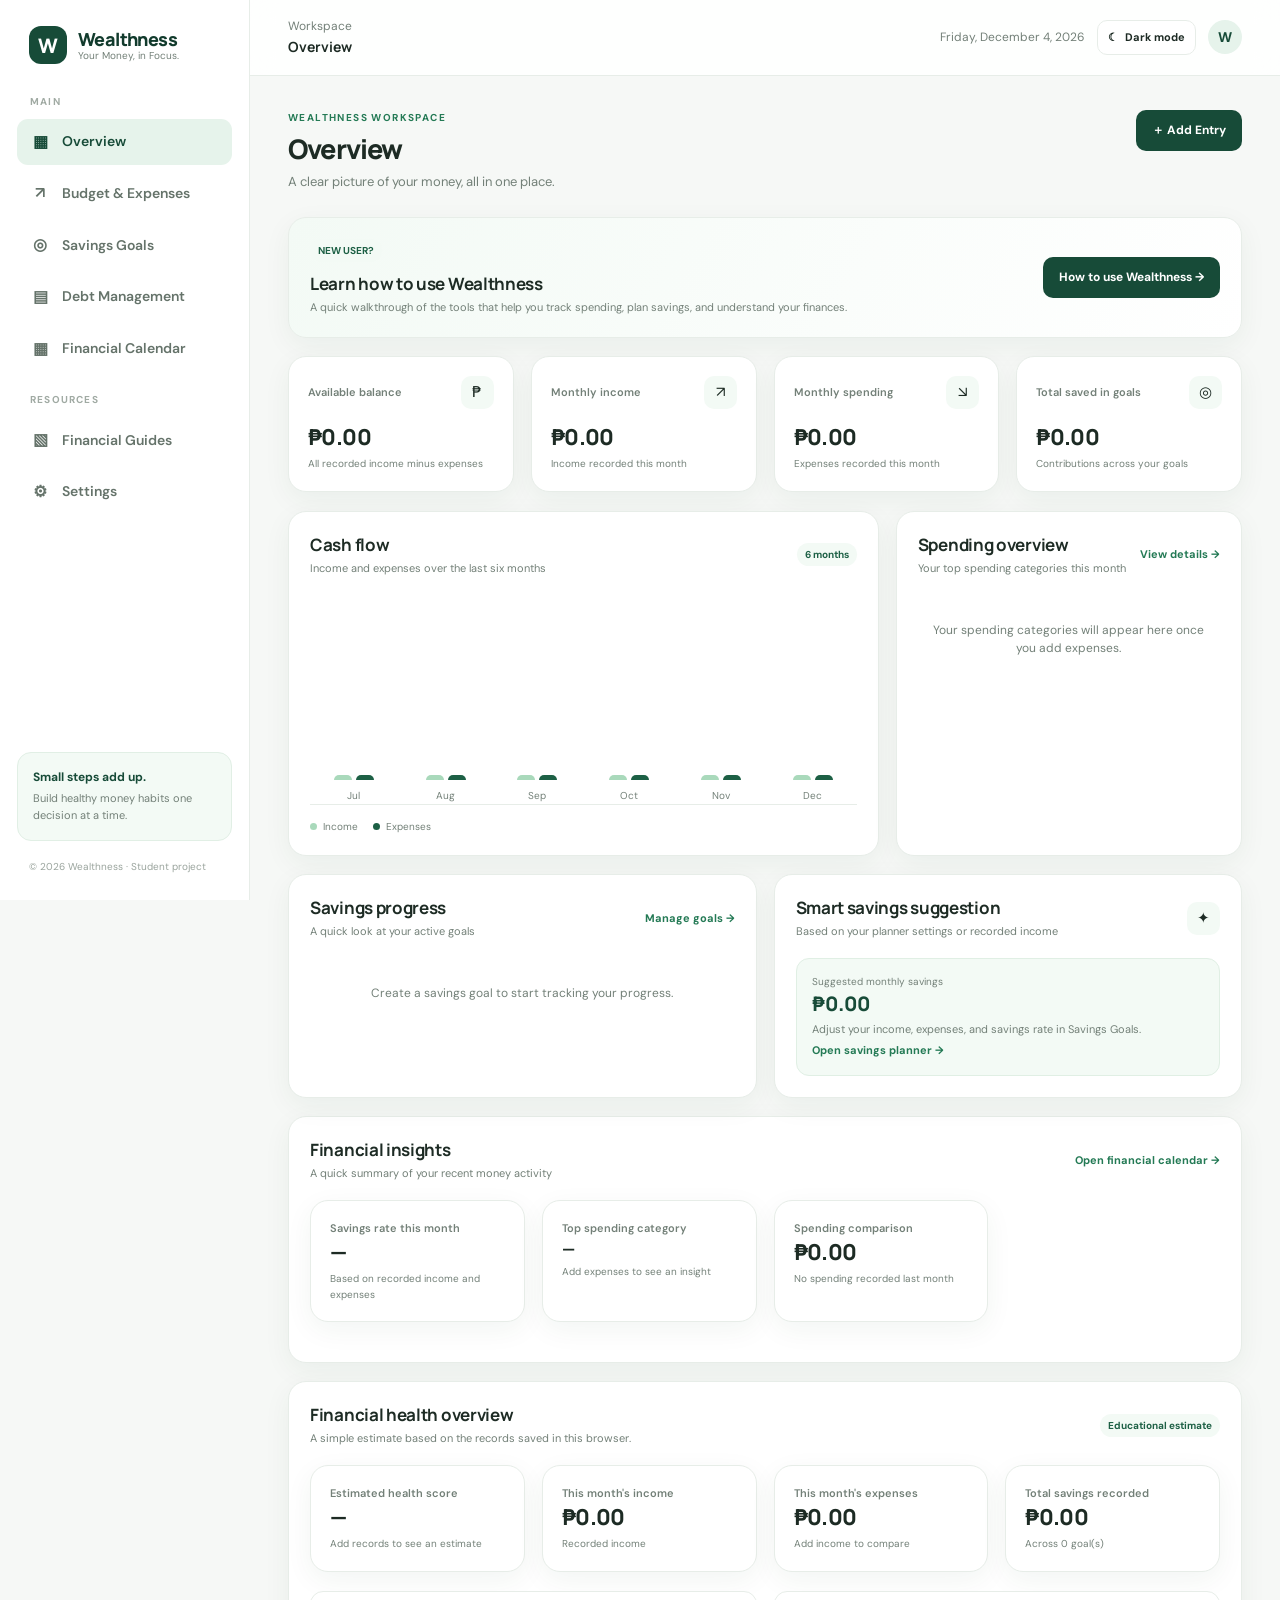
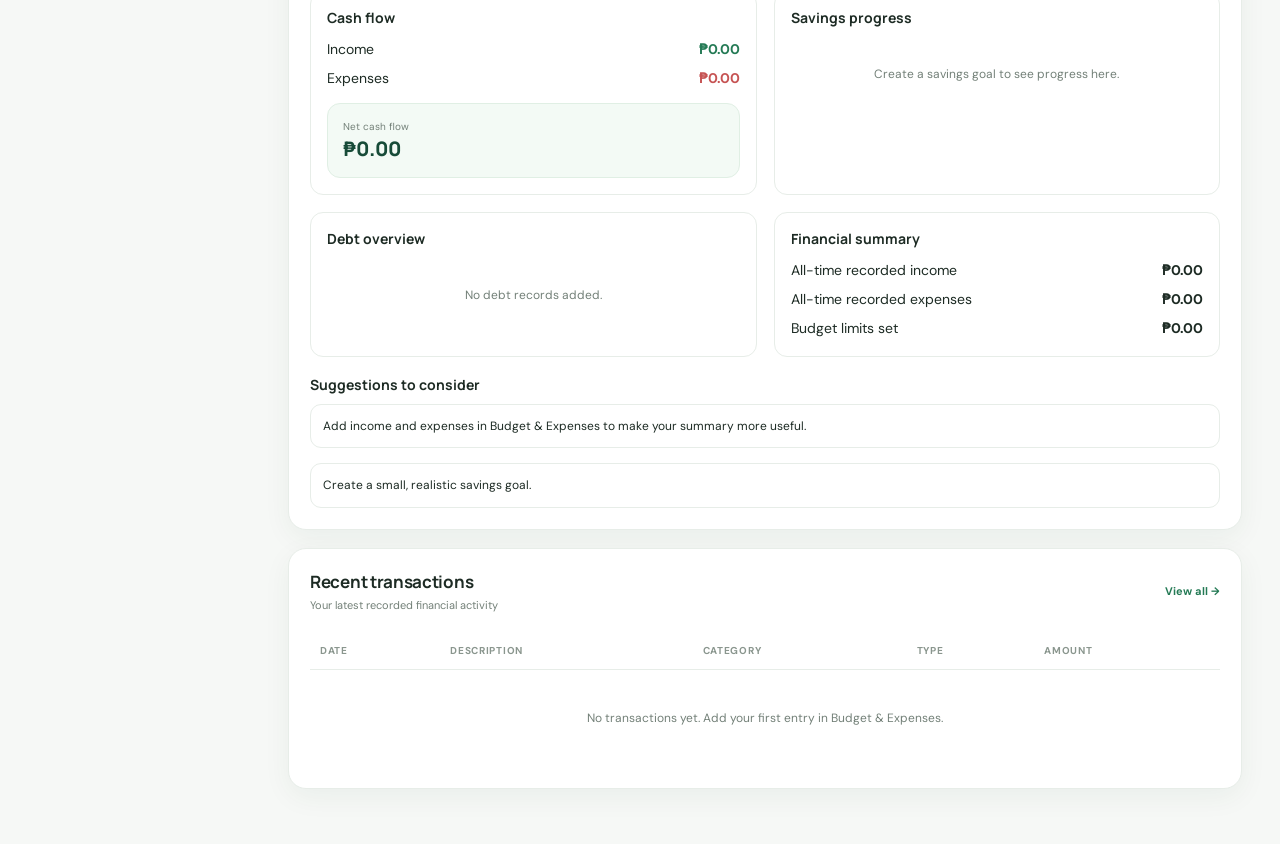
<file: index.html>
<!DOCTYPE html>
<html lang="en">
<head>
    <meta charset="UTF-8">
    <meta name="viewport" content="width=device-width, initial-scale=1.0">
    <meta name="description" content="Wealthness personal finance and financial literacy dashboard">
    <title>Overview | Wealthness</title>
    <link rel="stylesheet" href="style.css">
    <script src="script.js" defer></script>
</head>

<body data-page="overview">
    <div class="app-shell">

        <!-- This sidebar lets users move between the Wealthness pages. -->
<aside class="sidebar" id="sidebar">
            <a class="brand" href="index.html">
                <div class="brand-mark">W</div>
                <div>
                    <div class="brand-name">Wealthness</div>
                    <div class="brand-tag">Your Money, in Focus.</div>
                </div>
            </a>

            <div class="nav-label">Main</div>
            <!-- These links open the different pages of the website. -->
<nav class="nav-list">
                <a class="nav-link active" href="index.html"><span class="nav-icon">▦</span>Overview</a>
                <a class="nav-link" href="budget.html"><span class="nav-icon">↗</span>Budget &amp; Expenses</a>
                <a class="nav-link" href="savings.html"><span class="nav-icon">◎</span>Savings Goals</a>
                <a class="nav-link" href="debt.html"><span class="nav-icon">▤</span>Debt Management</a>
                <a class="nav-link" href="calendar.html"><span class="nav-icon">▦</span>Financial Calendar</a>
            </nav>
            <div class="nav-label nav-label-spaced">Resources</div>
            <nav class="nav-list">
                <a class="nav-link" href="guides.html"><span class="nav-icon">▧</span>Financial Guides</a>
                <a class="nav-link" href="settings.html"><span class="nav-icon">⚙</span>Settings</a>
            </nav>

            <div class="sidebar-bottom">
                <div class="sidebar-tip">
                    <strong>Small steps add up.</strong>
                    <p>Build healthy money habits one decision at a time.</p>
                </div>
                <div class="sidebar-footer">
                    © 2026 Wealthness · Student project
                </div>
            </div>
        </aside>

        <div class="mobile-overlay" id="mobile-overlay"></div>

        <div class="main">
            <!-- This top bar shows the page title, date, and quick controls. -->
<header class="topbar">
                <div class="topbar-left">
                    <button class="menu-toggle" id="menu-toggle" aria-label="Open navigation">☰</button>
                    <div class="breadcrumb">
                        Workspace <strong>Overview</strong>
                    </div>
                </div>

                <div class="topbar-right">
                    <span class="today" id="current-date"></span>
                    <button class="theme-toggle" id="theme-toggle" type="button" aria-label="Switch to dark mode" title="Toggle dark mode">☾ <span>Dark mode</span></button><div class="avatar">W</div>
                </div>
            </header>

            <!-- This area contains the main information and tools for this page. -->
<main class="content">
                <div class="page-heading">
                    <div>
                        <div class="eyebrow">WEALTHNESS WORKSPACE</div>
                        <h1>Overview</h1>
                        <p class="page-subtitle">A clear picture of your money, all in one place.</p>
                    </div>
                    <button class="btn btn-primary" id="open-add-entry">＋ Add Entry</button>
                </div>

                <div class="modal-backdrop hidden" id="quick-entry-modal" role="dialog" aria-modal="true" aria-labelledby="quick-entry-title">
                    <!-- This section groups related Dashboard information and controls. -->
                    <section class="modal-card">
                        <div class="panel-heading">
                            <div>
                                <h2 id="quick-entry-title">Add a transaction</h2>
                                <p class="panel-subtitle">Quickly record income or an expense.</p>
                            </div>
                            <button type="button" class="modal-close" id="close-add-entry" aria-label="Close">×</button>
                        </div>

                        <!-- This form collects information that JavaScript uses when the user submits it. -->
                        <form id="transaction-form">
                            <input type="hidden" id="transaction-id">

                            <div class="form-grid">
                                <div class="form-field">
                                    <label for="transaction-type">Transaction type</label>
                                    <select id="transaction-type">
                                        <option value="expense">Expense</option>
                                        <option value="income">Income</option>
                                    </select>
                                </div>

                                <div class="form-field">
                                    <label for="transaction-date">Date</label>
                                    <input type="date" id="transaction-date" required>
                                </div>

                                <div class="form-field">
                                    <label for="transaction-description">Description</label>
                                    <input id="transaction-description" placeholder="e.g. Monthly allowance" required>
                                </div>

                                <div class="form-field">
                                    <label for="transaction-category">Category</label>
                                    <select id="transaction-category">
                                        <option>Food</option>
                                        <option>Housing</option>
                                        <option>Transportation</option>
                                        <option>Education</option>
                                        <option>Bills</option>
                                        <option>Personal</option>
                                        <option>Salary</option>
                                        <option>Allowance</option>
                                        <option>Others</option>
                                    </select>
                                </div>

                                <div class="form-field full">
                                    <label for="transaction-amount">Amount (₱)</label>
                                    <input type="number" id="transaction-amount" min="0.01" step="0.01" placeholder="0.00" required>
                                </div>
                            </div>

                            <div class="form-actions">
                                <button type="button" class="btn btn-secondary" id="cancel-quick-entry">Cancel</button>
                                <button class="btn btn-primary" id="save-entry-button" type="submit">Save transaction</button>
                            </div>
                        </form>
                    </section>
                </div>

                <!-- This section groups related Dashboard information and controls. -->
                <section class="panel welcome-guide" style="margin-bottom:18px">
                    <div class="welcome-guide-copy"><span class="pill">NEW USER?</span><h2 style="margin-top:10px">Learn how to use Wealthness</h2><p class="panel-subtitle">A quick walkthrough of the tools that help you track spending, plan savings, and understand your finances.</p></div>
                    <button class="btn btn-primary" type="button" id="open-user-guide">How to use Wealthness →</button>
                </section>
                <!-- This section groups related Dashboard information and controls. -->
                <section class="grid stats-grid">
                    <article class="stat-card">
                        <div class="stat-top">
                            <span class="stat-label">Available balance</span>
                            <span class="stat-icon">₱</span>
                        </div>
                        <div class="stat-value" id="available-balance">₱0.00</div>
                        <div class="stat-note">All recorded income minus expenses</div>
                    </article>

                    <article class="stat-card">
                        <div class="stat-top">
                            <span class="stat-label">Monthly income</span>
                            <span class="stat-icon">↗</span>
                        </div>
                        <div class="stat-value" id="monthly-income">₱0.00</div>
                        <div class="stat-note">Income recorded this month</div>
                    </article>

                    <article class="stat-card">
                        <div class="stat-top">
                            <span class="stat-label">Monthly spending</span>
                            <span class="stat-icon">↘</span>
                        </div>
                        <div class="stat-value" id="monthly-spending">₱0.00</div>
                        <div class="stat-note">Expenses recorded this month</div>
                    </article>

                    <article class="stat-card">
                        <div class="stat-top">
                            <span class="stat-label">Total saved in goals</span>
                            <span class="stat-icon">◎</span>
                        </div>
                        <div class="stat-value" id="total-saved">₱0.00</div>
                        <div class="stat-note">Contributions across your goals</div>
                    </article>
                </section>

                <!-- This section groups related Dashboard information and controls. -->
                <section class="grid two-col">
                    <article class="panel">
                        <div class="panel-heading">
                            <div>
                                <h2>Cash flow</h2>
                                <p class="panel-subtitle">Income and expenses over the last six months</p>
                            </div>
                            <span class="pill">6 months</span>
                        </div>
                        <div class="chart" id="cashflow-chart" aria-label="Six month cash flow chart"></div>
                        <div class="legend">
                            <span><i class="dot"></i>Income</span>
                            <span><i class="dot dark"></i>Expenses</span>
                        </div>
                    </article>

                    <article class="panel">
                        <div class="panel-heading">
                            <div>
                                <h2>Spending overview</h2>
                                <p class="panel-subtitle">Your top spending categories this month</p>
                            </div>
                            <a class="text-link" href="budget.html">View details →</a>
                        </div>
                        <div class="category-list" id="spending-overview"></div>
                    </article>
                </section>

                <!-- This section groups related Dashboard information and controls. -->
                <section class="grid equal-col">
                    <article class="panel">
                        <div class="panel-heading">
                            <div>
                                <h2>Savings progress</h2>
                                <p class="panel-subtitle">A quick look at your active goals</p>
                            </div>
                            <a class="text-link" href="savings.html">Manage goals →</a>
                        </div>
                        <div class="category-list" id="savings-overview"></div>
                    </article>

                    <article class="panel">
                        <div class="panel-heading">
                            <div>
                                <h2>Smart savings suggestion</h2>
                                <p class="panel-subtitle">Based on your planner settings or recorded income</p>
                            </div>
                            <span class="stat-icon">✦</span>
                        </div>

                        <div class="result-box">
                            <small>Suggested monthly savings</small>
                            <strong id="overview-saving-suggestion">₱0.00</strong>
                            <p class="panel-subtitle">Adjust your income, expenses, and savings rate in Savings Goals.</p>
                            <a class="text-link" href="savings.html">Open savings planner →</a>
                        </div>
                    </article>
                </section>

                <!-- This section groups related Dashboard information and controls. -->
                <section class="panel" style="margin-bottom:18px">
                    <div class="panel-heading">
                        <div>
                            <h2>Financial insights</h2>
                            <p class="panel-subtitle">A quick summary of your recent money activity</p>
                        </div>
                        <a class="text-link" href="calendar.html">Open financial calendar →</a>
                    </div>
                    <div class="grid stats-grid" id="spending-insights"></div>
                </section>
                <!-- This section groups related Dashboard information and controls. -->
                <section class="panel" style="margin-bottom:18px">
                    <div class="panel-heading"><div><h2>Financial health overview</h2><p class="panel-subtitle">A simple estimate based on the records saved in this browser.</p></div><span class="pill">Educational estimate</span></div>
                    <div class="grid stats-grid" id="health-stats"></div>
                    <div class="grid equal-col">
                        <article class="health-tip-panel"><h3>Cash flow</h3><div id="health-cashflow" style="margin-top:12px"></div></article>
                        <article class="health-tip-panel"><h3>Savings progress</h3><div id="health-savings" class="category-list" style="margin-top:12px"></div></article>
                        <article class="health-tip-panel"><h3>Debt overview</h3><div id="health-debt" style="margin-top:12px"></div></article>
                        <article class="health-tip-panel"><h3>Financial summary</h3><div id="health-summary" class="category-list" style="margin-top:12px"></div></article>
                    </div>
                    <div style="margin-top:16px"><h3>Suggestions to consider</h3><div id="health-tips" class="category-list" style="margin-top:10px"></div></div>
                </section>
                <!-- This section groups related Dashboard information and controls. -->
                <section class="panel">
                    <div class="panel-heading">
                        <div>
                            <h2>Recent transactions</h2>
                            <p class="panel-subtitle">Your latest recorded financial activity</p>
                        </div>
                        <a class="text-link" href="budget.html">View all →</a>
                    </div>

                    <div class="table-wrap">
                        <!-- This table displays related information in rows and columns. -->
                        <table>
                            <thead>
                                <tr>
                                    <th>Date</th>
                                    <th>Description</th>
                                    <th>Category</th>
                                    <th>Type</th>
                                    <th>Amount</th>
                                </tr>
                            </thead>
                            <tbody id="recent-transactions"></tbody>
                        </table>
                    </div>
                </section>
            </main>
        </div>
    </div>

    <div class="modal-backdrop hidden" id="user-guide-modal" role="dialog" aria-modal="true" aria-labelledby="user-guide-title">
        <!-- This section groups related Dashboard information and controls. -->
        <section class="modal-card guide-modal">
            <div class="panel-heading"><div><div class="eyebrow">QUICK START</div><h2 id="user-guide-title">How to use Wealthness</h2><p class="panel-subtitle">Follow these simple steps to get started.</p></div><button type="button" class="modal-close" id="close-user-guide" aria-label="Close guide">×</button></div>
            <ol class="guide-steps">
                <li><strong>Start at the Dashboard</strong><span>Check your available balance, monthly income, spending, cash flow, and financial health overview.</span></li>
                <li><strong>Record your money activity</strong><span>Open Budget &amp; Expenses to add income and expenses. Use categories and monthly limits to organize spending.</span></li>
                <li><strong>Plan your savings</strong><span>In Savings Goals, create a target, use the calculators, and track your progress. You can also try a savings challenge.</span></li>
                <li><strong>Track what you owe</strong><span>Use Debt Management to record balances and payments, then check due dates in the Financial Calendar.</span></li>
                <li><strong>Learn and personalize</strong><span>Read Financial Guides for basic money tips. Open Settings to change the theme or back up your records.</span></li>
            </ol>
            <div class="notice">Your records are saved in this browser. This student project does not connect to real bank or e-wallet accounts. Export a backup regularly, especially before clearing browser data.</div>
            <div class="form-actions"><button type="button" class="btn btn-primary" id="finish-user-guide">Got it, let's start</button></div>
        </section>
    </div>
    <div id="toast" class="success-message hidden" role="status" aria-live="polite" style="position:fixed;right:20px;bottom:20px;z-index:50;box-shadow:var(--shadow)"></div>
</body>
</html>
</file>
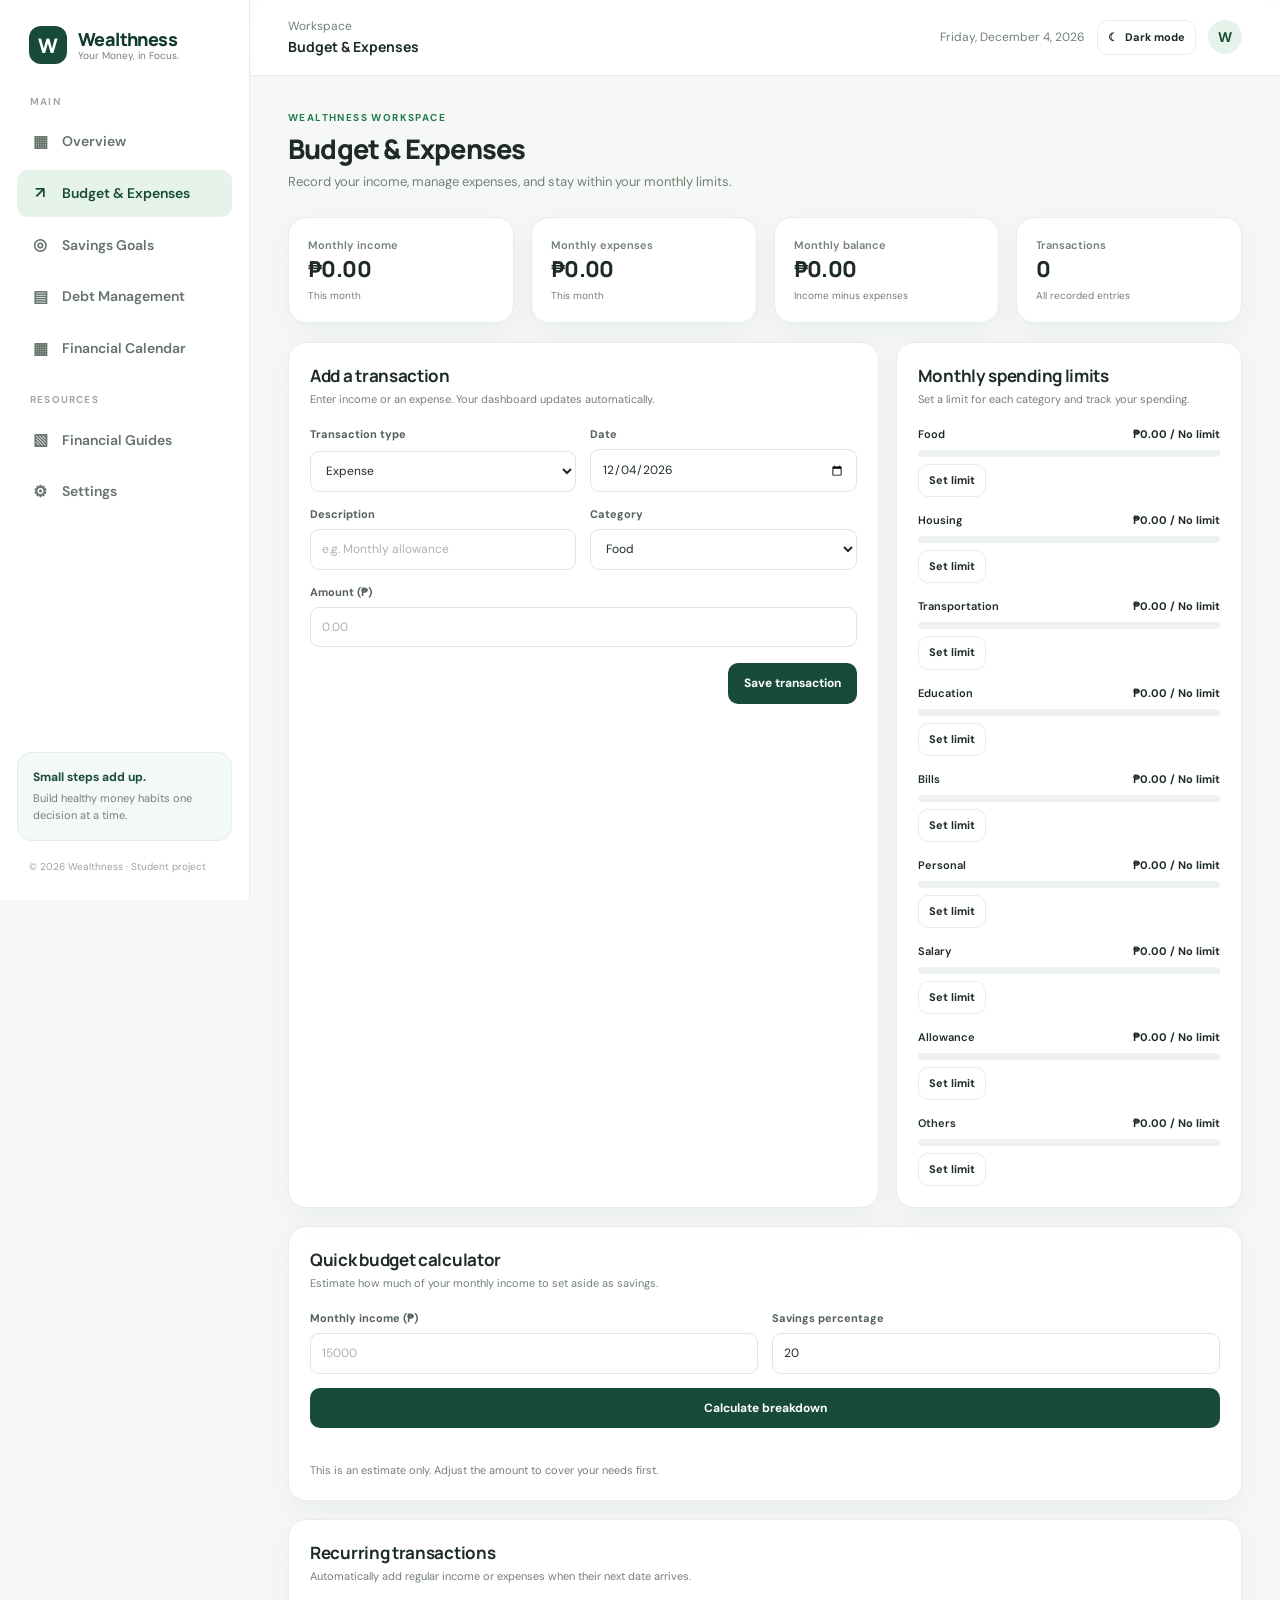
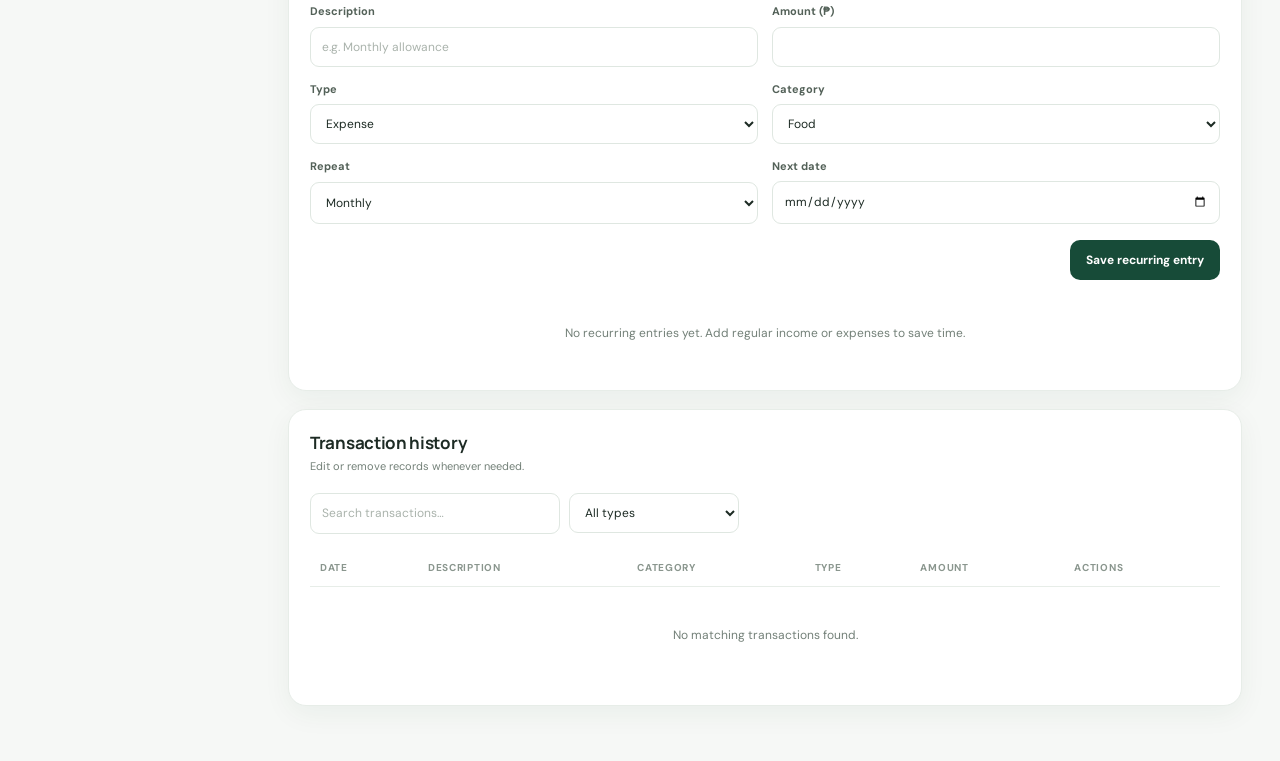
<file: budget.html>
<!DOCTYPE html>
<html lang="en">
<head>
    <meta charset="UTF-8">
    <meta name="viewport" content="width=device-width, initial-scale=1.0">
    <meta name="description" content="Wealthness personal finance and financial literacy dashboard">
    <title>Budget & Expenses | Wealthness</title>
    <link rel="stylesheet" href="style.css">
    <script src="script.js" defer></script>
</head>

<body data-page="budget">
    <div class="app-shell">

        <!-- This sidebar lets users move between the Wealthness pages. -->
<aside class="sidebar" id="sidebar">
            <a class="brand" href="index.html">
                <div class="brand-mark">W</div>
                <div>
                    <div class="brand-name">Wealthness</div>
                    <div class="brand-tag">Your Money, in Focus.</div>
                </div>
            </a>

            <div class="nav-label">Main</div>
            <!-- These links open the different pages of the website. -->
<nav class="nav-list">
                <a class="nav-link" href="index.html"><span class="nav-icon">▦</span>Overview</a>
                <a class="nav-link active" href="budget.html"><span class="nav-icon">↗</span>Budget &amp; Expenses</a>
                <a class="nav-link" href="savings.html"><span class="nav-icon">◎</span>Savings Goals</a>
                <a class="nav-link" href="debt.html"><span class="nav-icon">▤</span>Debt Management</a>
                <a class="nav-link" href="calendar.html"><span class="nav-icon">▦</span>Financial Calendar</a>
            </nav>
            <div class="nav-label nav-label-spaced">Resources</div>
            <nav class="nav-list">
                <a class="nav-link" href="guides.html"><span class="nav-icon">▧</span>Financial Guides</a>
                <a class="nav-link" href="settings.html"><span class="nav-icon">⚙</span>Settings</a>
            </nav>

            <div class="sidebar-bottom">
                <div class="sidebar-tip">
                    <strong>Small steps add up.</strong>
                    <p>Build healthy money habits one decision at a time.</p>
                </div>
                <div class="sidebar-footer">
                    © 2026 Wealthness · Student project
                </div>
            </div>
        </aside>

        <div class="mobile-overlay" id="mobile-overlay"></div>

        <div class="main">
            <!-- This top bar shows the page title, date, and quick controls. -->
<header class="topbar">
                <div class="topbar-left">
                    <button class="menu-toggle" id="menu-toggle" aria-label="Open navigation">☰</button>
                    <div class="breadcrumb">
                        Workspace <strong>Budget & Expenses</strong>
                    </div>
                </div>

                <div class="topbar-right">
                    <span class="today" id="current-date"></span>
                    <button class="theme-toggle" id="theme-toggle" type="button" aria-label="Switch to dark mode" title="Toggle dark mode">☾ <span>Dark mode</span></button><div class="avatar">W</div>
                </div>
            </header>

            <!-- This area contains the main information and tools for this page. -->
<main class="content">
                <div class="page-heading">
                    <div>
                        <div class="eyebrow">WEALTHNESS WORKSPACE</div>
                        <h1>Budget & Expenses</h1>
                        <p class="page-subtitle">Record your income, manage expenses, and stay within your monthly limits.</p>
                    </div>
                </div>

                <!-- This section groups related budget information and controls. -->
                <section class="grid stats-grid">
                    <article class="stat-card">
                        <div class="stat-label">Monthly income</div>
                        <div class="stat-value" id="budget-income-total">₱0.00</div>
                        <div class="stat-note">This month</div>
                    </article>

                    <article class="stat-card">
                        <div class="stat-label">Monthly expenses</div>
                        <div class="stat-value" id="budget-expense-total">₱0.00</div>
                        <div class="stat-note">This month</div>
                    </article>

                    <article class="stat-card">
                        <div class="stat-label">Monthly balance</div>
                        <div class="stat-value" id="budget-balance-total">₱0.00</div>
                        <div class="stat-note">Income minus expenses</div>
                    </article>

                    <article class="stat-card">
                        <div class="stat-label">Transactions</div>
                        <div class="stat-value" id="transaction-count">—</div>
                        <div class="stat-note">All recorded entries</div>
                    </article>
                </section>

                <!-- This section groups related budget information and controls. -->
                <section class="grid two-col">

                    <article class="panel" id="add-entry">
                        <div class="panel-heading">
                            <div>
                                <h2 id="form-heading">Add a transaction</h2>
                                <p class="panel-subtitle">Enter income or an expense. Your dashboard updates automatically.</p>
                            </div>
                        </div>

                        <!-- This form collects information that JavaScript uses when the user submits it. -->
                        <form id="transaction-form">
                            <input type="hidden" id="transaction-id">

                            <div class="form-grid">
                                <div class="form-field">
                                    <label for="transaction-type">Transaction type</label>
                                    <select id="transaction-type">
                                        <option value="expense">Expense</option>
                                        <option value="income">Income</option>
                                    </select>
                                </div>

                                <div class="form-field">
                                    <label for="transaction-date">Date</label>
                                    <input type="date" id="transaction-date" required>
                                </div>

                                <div class="form-field">
                                    <label for="transaction-description">Description</label>
                                    <input id="transaction-description" placeholder="e.g. Monthly allowance" required>
                                </div>

                                <div class="form-field">
                                    <label for="transaction-category">Category</label>
                                    <select id="transaction-category">
                                        <option>Food</option>
                                        <option>Housing</option>
                                        <option>Transportation</option>
                                        <option>Education</option>
                                        <option>Bills</option>
                                        <option>Personal</option>
                                        <option>Salary</option>
                                        <option>Allowance</option>
                                        <option>Others</option>
                                    </select>
                                </div>

                                <div class="form-field full">
                                    <label for="transaction-amount">Amount (₱)</label>
                                    <input type="number" id="transaction-amount" min="0.01" step="0.01" placeholder="0.00" required>
                                </div>
                            </div>

                            <div class="form-actions">
                                <button type="button" id="cancel-edit-button" class="btn btn-secondary hidden">Cancel edit</button>
                                <button class="btn btn-primary" id="save-entry-button" type="submit">Save transaction</button>
                            </div>
                        </form>
                    </article>

                    <article class="panel">
                        <div class="panel-heading">
                            <div>
                                <h2>Monthly spending limits</h2>
                                <p class="panel-subtitle">Set a limit for each category and track your spending.</p>
                            </div>
                        </div>
                        <div class="category-list" id="budget-limits"></div>
                    </article>

                </section>

                <!-- This section groups related budget information and controls. -->
                <section class="panel" style="margin-bottom:18px">
                    <div class="panel-heading"><div><h2>Quick budget calculator</h2><p class="panel-subtitle">Estimate how much of your monthly income to set aside as savings.</p></div></div>
                    <!-- This form collects information that JavaScript uses when the user submits it. -->
                    <form id="budget-calc-form" class="form-grid">
                        <div class="form-field"><label for="calc-income">Monthly income (₱)</label><input id="calc-income" type="number" min="0" step=".01" placeholder="15000" required></div>
                        <div class="form-field"><label for="calc-save-rate">Savings percentage</label><input id="calc-save-rate" type="number" min="0" max="100" value="20" required></div>
                        <div class="form-field full"><button class="btn btn-primary" type="submit">Calculate breakdown</button></div>
                    </form>
                    <div id="budget-calc-result" class="grid equal-col" style="margin-top:16px"></div>
                    <p class="panel-subtitle">This is an estimate only. Adjust the amount to cover your needs first.</p>
                </section>

                <!-- This section groups related budget information and controls. -->
                <section class="panel" style="margin-bottom:18px">
                    <div class="panel-heading">
                        <div>
                            <h2>Recurring transactions</h2>
                            <p class="panel-subtitle">Automatically add regular income or expenses when their next date arrives.</p>
                        </div>
                    </div>
                    <!-- This form collects information that JavaScript uses when the user submits it. -->
                    <form id="recurring-form">
                        <div class="form-grid">
                            <div class="form-field"><label for="recurring-description">Description</label><input id="recurring-description" placeholder="e.g. Monthly allowance" required></div>
                            <div class="form-field"><label for="recurring-amount">Amount (₱)</label><input id="recurring-amount" type="number" min="0.01" step=".01" required></div>
                            <div class="form-field"><label for="recurring-type">Type</label><select id="recurring-type"><option value="expense">Expense</option><option value="income">Income</option></select></div>
                            <div class="form-field"><label for="recurring-category">Category</label><select id="recurring-category"></select></div>
                            <div class="form-field"><label for="recurring-frequency">Repeat</label><select id="recurring-frequency"><option value="weekly">Weekly</option><option value="monthly" selected>Monthly</option><option value="yearly">Yearly</option></select></div>
                            <div class="form-field"><label for="recurring-next-date">Next date</label><input id="recurring-next-date" type="date" required></div>
                        </div>
                        <div class="form-actions"><button class="btn btn-primary" type="submit">Save recurring entry</button></div>
                    </form>
                    <div class="category-list" id="recurring-list" style="margin-top:18px"></div>
                </section>
                <!-- This section groups related budget information and controls. -->
                <section class="panel">
                    <div class="panel-heading">
                        <div>
                            <h2>Transaction history</h2>
                            <p class="panel-subtitle">Edit or remove records whenever needed.</p>
                        </div>
                    </div>

                    <div class="toolbar">
                        <input id="budget-search" type="search" placeholder="Search transactions…" aria-label="Search transactions">
                        <select id="type-filter" aria-label="Filter transaction type">
                            <option value="">All types</option>
                            <option value="income">Income</option>
                            <option value="expense">Expenses</option>
                        </select>
                    </div>

                    <div class="table-wrap">
                        <!-- This table displays related information in rows and columns. -->
                        <table>
                            <thead>
                                <tr>
                                    <th>Date</th>
                                    <th>Description</th>
                                    <th>Category</th>
                                    <th>Type</th>
                                    <th>Amount</th>
                                    <th>Actions</th>
                                </tr>
                            </thead>
                            <tbody id="transaction-list"></tbody>
                        </table>
                    </div>
                </section>

            </main>
        </div>
    </div>

    <div id="toast" class="success-message hidden" role="status" aria-live="polite" style="position:fixed;right:20px;bottom:20px;z-index:50;box-shadow:var(--shadow)"></div>
</body>
</html>
</file>
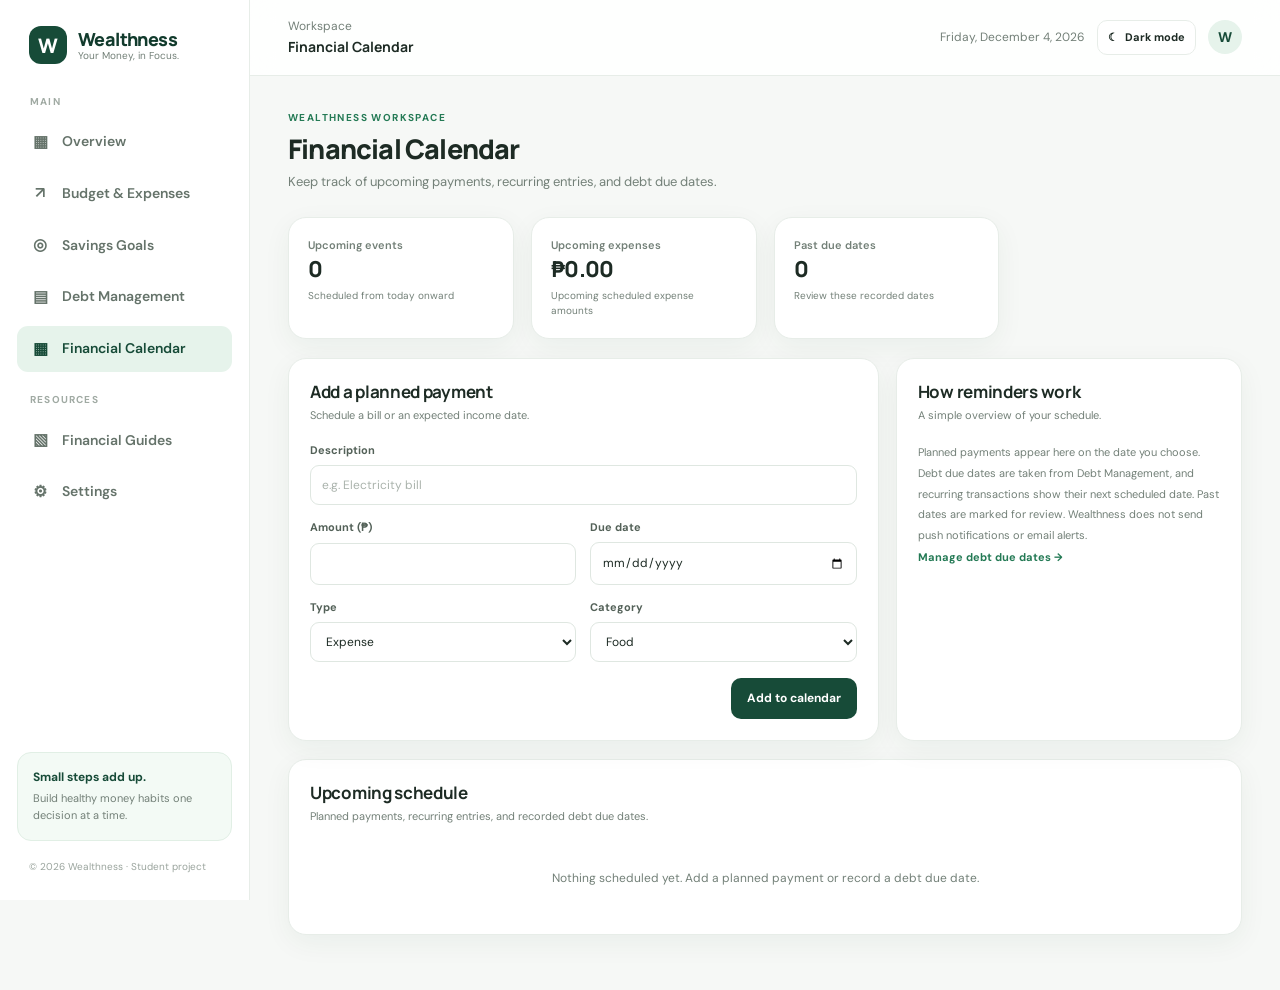
<file: calendar.html>
<!DOCTYPE html>
<html lang="en">
<head>
    <meta charset="UTF-8">
    <meta name="viewport" content="width=device-width, initial-scale=1.0">
    <meta name="description" content="Wealthness personal finance and financial literacy dashboard">
    <title>Financial Calendar | Wealthness</title>
    <link rel="stylesheet" href="style.css">
    <script src="script.js" defer></script>
</head>
<body data-page="calendar">
    <div class="app-shell">
        <!-- This sidebar lets users move between the Wealthness pages. -->
<aside class="sidebar" id="sidebar">
            <a class="brand" href="index.html">
                <div class="brand-mark">W</div>
                <div>
                    <div class="brand-name">Wealthness</div>
                    <div class="brand-tag">Your Money, in Focus.</div>
                </div>
            </a>

            <div class="nav-label">Main</div>
            <!-- These links open the different pages of the website. -->
<nav class="nav-list">
                <a class="nav-link" href="index.html"><span class="nav-icon">▦</span>Overview</a>
                <a class="nav-link" href="budget.html"><span class="nav-icon">↗</span>Budget &amp; Expenses</a>
                <a class="nav-link" href="savings.html"><span class="nav-icon">◎</span>Savings Goals</a>
                <a class="nav-link" href="debt.html"><span class="nav-icon">▤</span>Debt Management</a>
                <a class="nav-link active" href="calendar.html"><span class="nav-icon">▦</span>Financial Calendar</a>
            </nav>
            <div class="nav-label nav-label-spaced">Resources</div>
            <nav class="nav-list">
                <a class="nav-link" href="guides.html"><span class="nav-icon">▧</span>Financial Guides</a>
                <a class="nav-link" href="settings.html"><span class="nav-icon">⚙</span>Settings</a>
            </nav>

            <div class="sidebar-bottom">
                <div class="sidebar-tip">
                    <strong>Small steps add up.</strong>
                    <p>Build healthy money habits one decision at a time.</p>
                </div>
                <div class="sidebar-footer">© 2026 Wealthness · Student project</div>
            </div>
        </aside>

        <div class="mobile-overlay" id="mobile-overlay"></div>

        <div class="main">
            <!-- This top bar shows the page title, date, and quick controls. -->
<header class="topbar">
                <div class="topbar-left">
                    <button class="menu-toggle" id="menu-toggle" aria-label="Open navigation">☰</button>
                    <div class="breadcrumb">Workspace <strong>Financial Calendar</strong></div>
                </div>
                <div class="topbar-right">
                    <span class="today" id="current-date"></span>
                    <button class="theme-toggle" id="theme-toggle" type="button" aria-label="Switch to dark mode" title="Toggle dark mode">☾ <span>Dark mode</span></button><div class="avatar">W</div>
                </div>
            </header>

            <!-- This area contains the main information and tools for this page. -->
<main class="content">
                <div class="page-heading">
                    <div>
                        <div class="eyebrow">WEALTHNESS WORKSPACE</div>
                        <h1>Financial Calendar</h1>
                        <p class="page-subtitle">Keep track of upcoming payments, recurring entries, and debt due dates.</p>
                    </div>
                </div>

                <!-- This section groups related calendar information and controls. -->
                <section class="grid stats-grid">
                    <article class="stat-card"><div class="stat-label">Upcoming events</div><div class="stat-value" id="upcoming-count">0</div><div class="stat-note">Scheduled from today onward</div></article>
                    <article class="stat-card"><div class="stat-label">Upcoming expenses</div><div class="stat-value" id="upcoming-total">₱0.00</div><div class="stat-note">Upcoming scheduled expense amounts</div></article>
                    <article class="stat-card"><div class="stat-label">Past due dates</div><div class="stat-value" id="overdue-count">0</div><div class="stat-note">Review these recorded dates</div></article>
                </section>

                <!-- This section groups related calendar information and controls. -->
                <section class="grid two-col">
                    <article class="panel">
                        <div class="panel-heading"><div><h2>Add a planned payment</h2><p class="panel-subtitle">Schedule a bill or an expected income date.</p></div></div>
                        <!-- This form collects information that JavaScript uses when the user submits it. -->
                        <form id="planned-form">
                            <div class="form-grid">
                                <div class="form-field full"><label for="planned-name">Description</label><input id="planned-name" placeholder="e.g. Electricity bill" required></div>
                                <div class="form-field"><label for="planned-amount">Amount (₱)</label><input id="planned-amount" type="number" min="0.01" step=".01" required></div>
                                <div class="form-field"><label for="planned-date">Due date</label><input id="planned-date" type="date" required></div>
                                <div class="form-field"><label for="planned-type">Type</label><select id="planned-type"><option value="expense">Expense</option><option value="income">Income</option></select></div>
                                <div class="form-field"><label for="planned-category">Category</label><select id="planned-category"></select></div>
                            </div>
                            <div class="form-actions"><button class="btn btn-primary" type="submit">Add to calendar</button></div>
                        </form>
                    </article>
                    <article class="panel">
                        <div class="panel-heading"><div><h2>How reminders work</h2><p class="panel-subtitle">A simple overview of your schedule.</p></div></div>
                        <p class="panel-subtitle" style="line-height:1.9">Planned payments appear here on the date you choose. Debt due dates are taken from Debt Management, and recurring transactions show their next scheduled date. Past dates are marked for review. Wealthness does not send push notifications or email alerts.</p>
                        <a class="text-link" href="debt.html">Manage debt due dates →</a>
                    </article>
                </section>

                <!-- This section groups related calendar information and controls. -->
                <section class="panel">
                    <div class="panel-heading"><div><h2>Upcoming schedule</h2><p class="panel-subtitle">Planned payments, recurring entries, and recorded debt due dates.</p></div></div>
                    <div class="calendar-events" id="calendar-events"></div>
                </section>
            </main>
        </div>
    </div>

    <div id="toast" class="success-message hidden" role="status" aria-live="polite" style="position:fixed;right:20px;bottom:20px;z-index:50;box-shadow:var(--shadow)"></div>
</body>
</html>
</file>
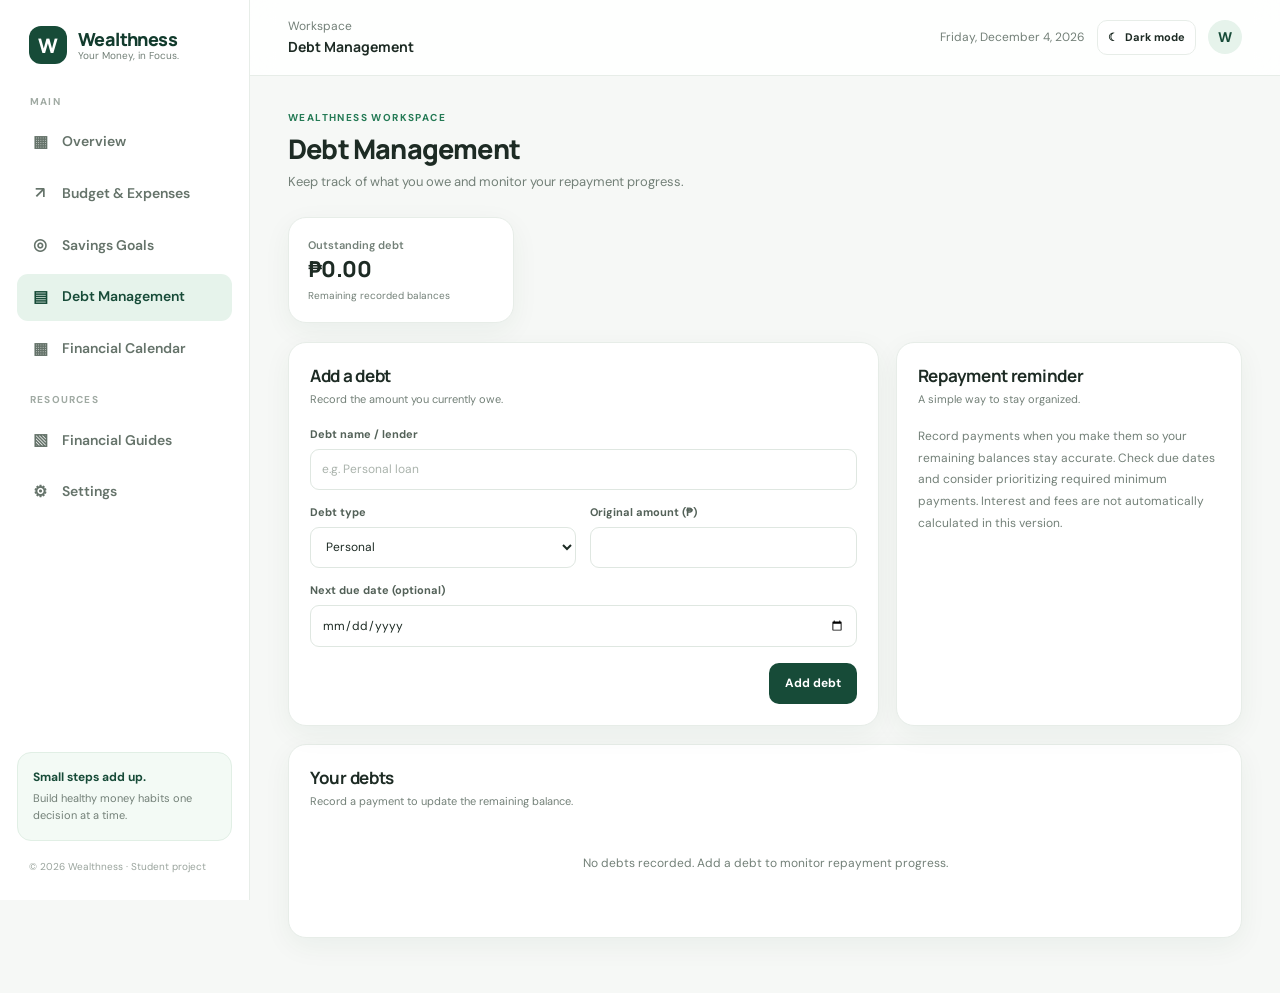
<file: debt.html>
<!DOCTYPE html>
<html lang="en">
<head>
    <meta charset="UTF-8">
    <meta name="viewport" content="width=device-width, initial-scale=1.0">
    <meta name="description" content="Wealthness personal finance and financial literacy dashboard">
    <title>Debt Management | Wealthness</title>
    <link rel="stylesheet" href="style.css">
    <script src="script.js" defer></script>
</head>

<body data-page="debt">
    <div class="app-shell">

        <!-- This sidebar lets users move between the Wealthness pages. -->
<aside class="sidebar" id="sidebar">
            <a class="brand" href="index.html">
                <div class="brand-mark">W</div>
                <div>
                    <div class="brand-name">Wealthness</div>
                    <div class="brand-tag">Your Money, in Focus.</div>
                </div>
            </a>

            <div class="nav-label">Main</div>
            <!-- These links open the different pages of the website. -->
<nav class="nav-list">
                <a class="nav-link" href="index.html"><span class="nav-icon">▦</span>Overview</a>
                <a class="nav-link" href="budget.html"><span class="nav-icon">↗</span>Budget &amp; Expenses</a>
                <a class="nav-link" href="savings.html"><span class="nav-icon">◎</span>Savings Goals</a>
                <a class="nav-link active" href="debt.html"><span class="nav-icon">▤</span>Debt Management</a>
                <a class="nav-link" href="calendar.html"><span class="nav-icon">▦</span>Financial Calendar</a>
            </nav>
            <div class="nav-label nav-label-spaced">Resources</div>
            <nav class="nav-list">
                <a class="nav-link" href="guides.html"><span class="nav-icon">▧</span>Financial Guides</a>
                <a class="nav-link" href="settings.html"><span class="nav-icon">⚙</span>Settings</a>
            </nav>

            <div class="sidebar-bottom">
                <div class="sidebar-tip">
                    <strong>Small steps add up.</strong>
                    <p>Build healthy money habits one decision at a time.</p>
                </div>
                <div class="sidebar-footer">
                    © 2026 Wealthness · Student project
                </div>
            </div>
        </aside>

        <div class="mobile-overlay" id="mobile-overlay"></div>

        <div class="main">
            <!-- This top bar shows the page title, date, and quick controls. -->
<header class="topbar">
                <div class="topbar-left">
                    <button class="menu-toggle" id="menu-toggle" aria-label="Open navigation">☰</button>
                    <div class="breadcrumb">
                        Workspace <strong>Debt Management</strong>
                    </div>
                </div>

                <div class="topbar-right">
                    <span class="today" id="current-date"></span>
                    <button class="theme-toggle" id="theme-toggle" type="button" aria-label="Switch to dark mode" title="Toggle dark mode">☾ <span>Dark mode</span></button><div class="avatar">W</div>
                </div>
            </header>

            <!-- This area contains the main information and tools for this page. -->
<main class="content">
                <div class="page-heading">
                    <div>
                        <div class="eyebrow">WEALTHNESS WORKSPACE</div>
                        <h1>Debt Management</h1>
                        <p class="page-subtitle">Keep track of what you owe and monitor your repayment progress.</p>
                    </div>
                </div>

                <!-- This section groups related debt information and controls. -->
                <section class="grid stats-grid">
                    <article class="stat-card">
                        <div class="stat-label">Outstanding debt</div>
                        <div class="stat-value" id="debt-total">₱0.00</div>
                        <div class="stat-note">Remaining recorded balances</div>
                    </article>
                </section>

                <!-- This section groups related debt information and controls. -->
                <section class="grid two-col">

                    <article class="panel">
                        <div class="panel-heading">
                            <div>
                                <h2>Add a debt</h2>
                                <p class="panel-subtitle">Record the amount you currently owe.</p>
                            </div>
                        </div>

                        <!-- This form collects information that JavaScript uses when the user submits it. -->
                        <form id="debt-form">
                            <div class="form-grid">
                                <div class="form-field full">
                                    <label for="debt-name">Debt name / lender</label>
                                    <input id="debt-name" placeholder="e.g. Personal loan" required>
                                </div>

                                <div class="form-field">
                                    <label for="debt-type">Debt type</label>
                                    <select id="debt-type">
                                        <option>Personal</option>
                                        <option>Credit card</option>
                                        <option>Student loan</option>
                                        <option>Buy now, pay later</option>
                                        <option>Other</option>
                                    </select>
                                </div>

                                <div class="form-field">
                                    <label for="debt-amount">Original amount (₱)</label>
                                    <input id="debt-amount" type="number" min="0.01" step=".01" required>
                                </div>

                                <div class="form-field full">
                                    <label for="debt-due">Next due date (optional)</label>
                                    <input id="debt-due" type="date">
                                </div>
                            </div>

                            <div class="form-actions">
                                <button class="btn btn-primary">Add debt</button>
                            </div>
                        </form>
                    </article>

                    <article class="panel">
                        <div class="panel-heading">
                            <div>
                                <h2>Repayment reminder</h2>
                                <p class="panel-subtitle">A simple way to stay organized.</p>
                            </div>
                        </div>

                        <p style="font-size:12px;color:var(--muted);line-height:1.8">
                            Record payments when you make them so your remaining balances stay accurate. Check due dates and consider prioritizing required minimum payments. Interest and fees are not automatically calculated in this version.
                        </p>
                    </article>

                </section>

                <!-- This section groups related debt information and controls. -->
                <section class="panel">
                    <div class="panel-heading">
                        <div>
                            <h2>Your debts</h2>
                            <p class="panel-subtitle">Record a payment to update the remaining balance.</p>
                        </div>
                    </div>

                    <div class="grid equal-col" id="debt-list"></div>
                </section>

            </main>
        </div>
    </div>

    <div id="toast" class="success-message hidden" role="status" aria-live="polite" style="position:fixed;right:20px;bottom:20px;z-index:50;box-shadow:var(--shadow)"></div>
</body>
</html>
</file>
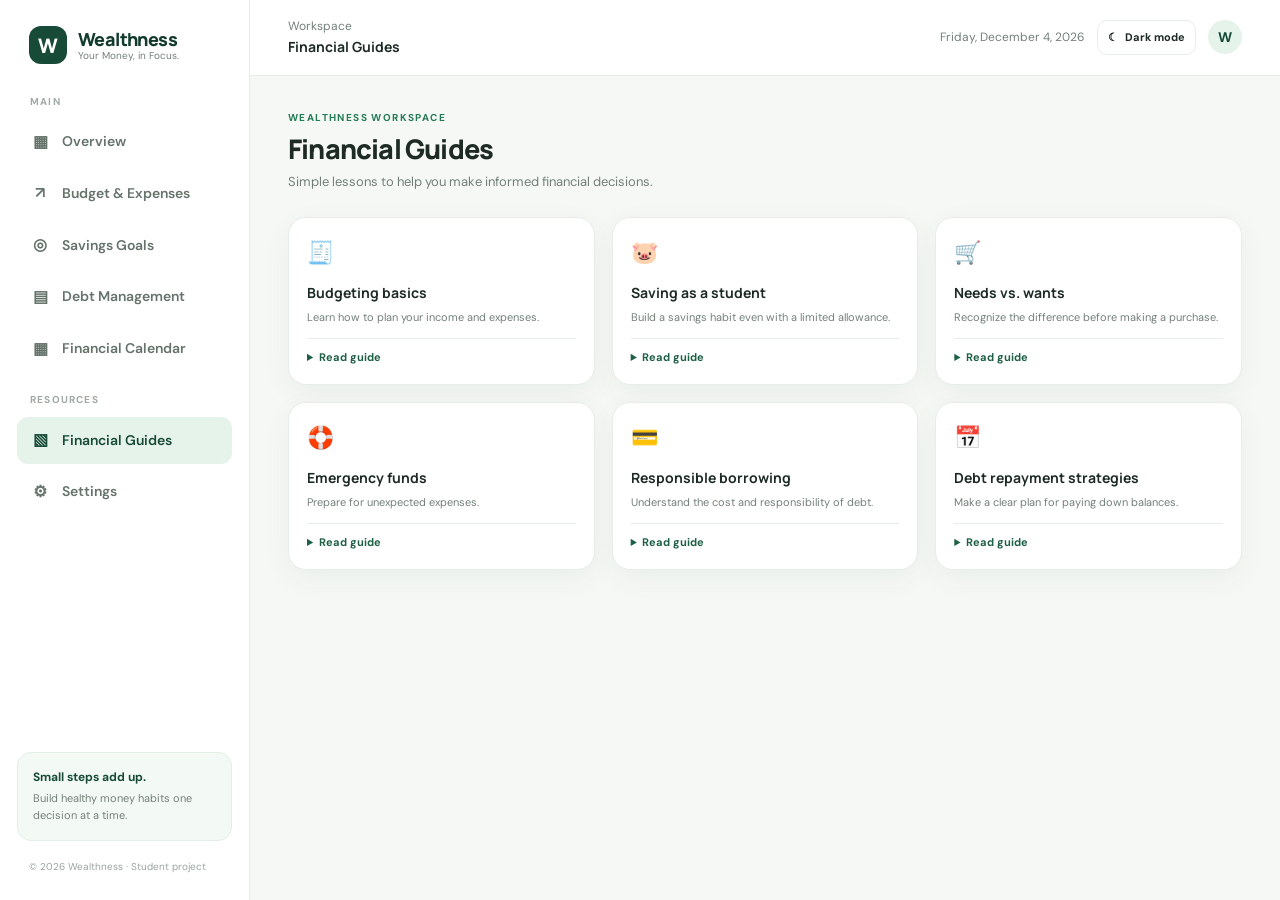
<file: guides.html>
<!DOCTYPE html>
<html lang="en">
<head>
    <meta charset="UTF-8">
    <meta name="viewport" content="width=device-width, initial-scale=1.0">
    <meta name="description" content="Wealthness personal finance and financial literacy dashboard">
    <title>Financial Guides | Wealthness</title>
    <link rel="stylesheet" href="style.css">
    <script src="script.js" defer></script>
</head>

<body data-page="guides">
    <div class="app-shell">

        <!-- This sidebar lets users move between the Wealthness pages. -->
<aside class="sidebar" id="sidebar">
            <a class="brand" href="index.html">
                <div class="brand-mark">W</div>
                <div>
                    <div class="brand-name">Wealthness</div>
                    <div class="brand-tag">Your Money, in Focus.</div>
                </div>
            </a>

            <div class="nav-label">Main</div>
            <!-- These links open the different pages of the website. -->
<nav class="nav-list">
                <a class="nav-link" href="index.html"><span class="nav-icon">▦</span>Overview</a>
                <a class="nav-link" href="budget.html"><span class="nav-icon">↗</span>Budget &amp; Expenses</a>
                <a class="nav-link" href="savings.html"><span class="nav-icon">◎</span>Savings Goals</a>
                <a class="nav-link" href="debt.html"><span class="nav-icon">▤</span>Debt Management</a>
                <a class="nav-link" href="calendar.html"><span class="nav-icon">▦</span>Financial Calendar</a>
            </nav>
            <div class="nav-label nav-label-spaced">Resources</div>
            <nav class="nav-list">
                <a class="nav-link active" href="guides.html"><span class="nav-icon">▧</span>Financial Guides</a>
                <a class="nav-link" href="settings.html"><span class="nav-icon">⚙</span>Settings</a>
            </nav>

            <div class="sidebar-bottom">
                <div class="sidebar-tip">
                    <strong>Small steps add up.</strong>
                    <p>Build healthy money habits one decision at a time.</p>
                </div>
                <div class="sidebar-footer">
                    © 2026 Wealthness · Student project
                </div>
            </div>
        </aside>

        <div class="mobile-overlay" id="mobile-overlay"></div>

        <div class="main">
            <!-- This top bar shows the page title, date, and quick controls. -->
<header class="topbar">
                <div class="topbar-left">
                    <button class="menu-toggle" id="menu-toggle" aria-label="Open navigation">☰</button>
                    <div class="breadcrumb">
                        Workspace <strong>Financial Guides</strong>
                    </div>
                </div>

                <div class="topbar-right">
                    <span class="today" id="current-date"></span>
                    <button class="theme-toggle" id="theme-toggle" type="button" aria-label="Switch to dark mode" title="Toggle dark mode">☾ <span>Dark mode</span></button><div class="avatar">W</div>
                </div>
            </header>

            <!-- This area contains the main information and tools for this page. -->
<main class="content">
                <div class="page-heading">
                    <div>
                        <div class="eyebrow">WEALTHNESS WORKSPACE</div>
                        <h1>Financial Guides</h1>
                        <p class="page-subtitle">Simple lessons to help you make informed financial decisions.</p>
                    </div>
                </div>

                <!-- This section groups related guides information and controls. -->
                <section class="grid guide-grid">

                    <article class="panel guide-card">
                        <div class="guide-icon">🧾</div>
                        <h3>Budgeting basics</h3>
                        <p>Learn how to plan your income and expenses.</p>
                        <details>
                            <summary>Read guide</summary>
                            <p>Start by listing all your income sources. Write down fixed expenses such as rent and bills, then estimate flexible expenses such as food and transport. Compare your total expenses with your income and set realistic limits. Review your budget regularly.</p>
                        </details>
                    </article>

                    <article class="panel guide-card">
                        <div class="guide-icon">🐷</div>
                        <h3>Saving as a student</h3>
                        <p>Build a savings habit even with a limited allowance.</p>
                        <details>
                            <summary>Read guide</summary>
                            <p>Choose a small amount you can save consistently. Separate savings from everyday spending, set a clear goal, and track your progress. Increase your contribution when you have extra money, but avoid setting a target that prevents you from covering essentials.</p>
                        </details>
                    </article>

                    <article class="panel guide-card">
                        <div class="guide-icon">🛒</div>
                        <h3>Needs vs. wants</h3>
                        <p>Recognize the difference before making a purchase.</p>
                        <details>
                            <summary>Read guide</summary>
                            <p>Needs are expenses required for daily living, such as food, housing, and transportation. Wants are optional purchases that make life enjoyable. Before buying, pause and ask whether the purchase fits your budget and priorities.</p>
                        </details>
                    </article>

                    <article class="panel guide-card">
                        <div class="guide-icon">🛟</div>
                        <h3>Emergency funds</h3>
                        <p>Prepare for unexpected expenses.</p>
                        <details>
                            <summary>Read guide</summary>
                            <p>An emergency fund is money reserved for unexpected needs. A common long-term target is three to six months of essential expenses, but it is fine to begin with a smaller starter goal. Keep it accessible and use it for genuine emergencies.</p>
                        </details>
                    </article>

                    <article class="panel guide-card">
                        <div class="guide-icon">💳</div>
                        <h3>Responsible borrowing</h3>
                        <p>Understand the cost and responsibility of debt.</p>
                        <details>
                            <summary>Read guide</summary>
                            <p>Before borrowing, understand the interest rate, fees, payment schedule, and total repayment amount. Borrow only what you can reasonably repay. Avoid taking new debt to cover existing debt without understanding the consequences.</p>
                        </details>
                    </article>

                    <article class="panel guide-card">
                        <div class="guide-icon">📅</div>
                        <h3>Debt repayment strategies</h3>
                        <p>Make a clear plan for paying down balances.</p>
                        <details>
                            <summary>Read guide</summary>
                            <p>Always plan for required payments first. Some people focus extra payments on the highest-interest debt to reduce total interest, while others start with the smallest balance for motivation. Choose a realistic approach and keep track of due dates.</p>
                        </details>
                    </article>

                </section>
            </main>
        </div>
    </div>

    <div id="toast" class="success-message hidden" role="status" aria-live="polite" style="position:fixed;right:20px;bottom:20px;z-index:50;box-shadow:var(--shadow)"></div>
</body>
</html>
</file>
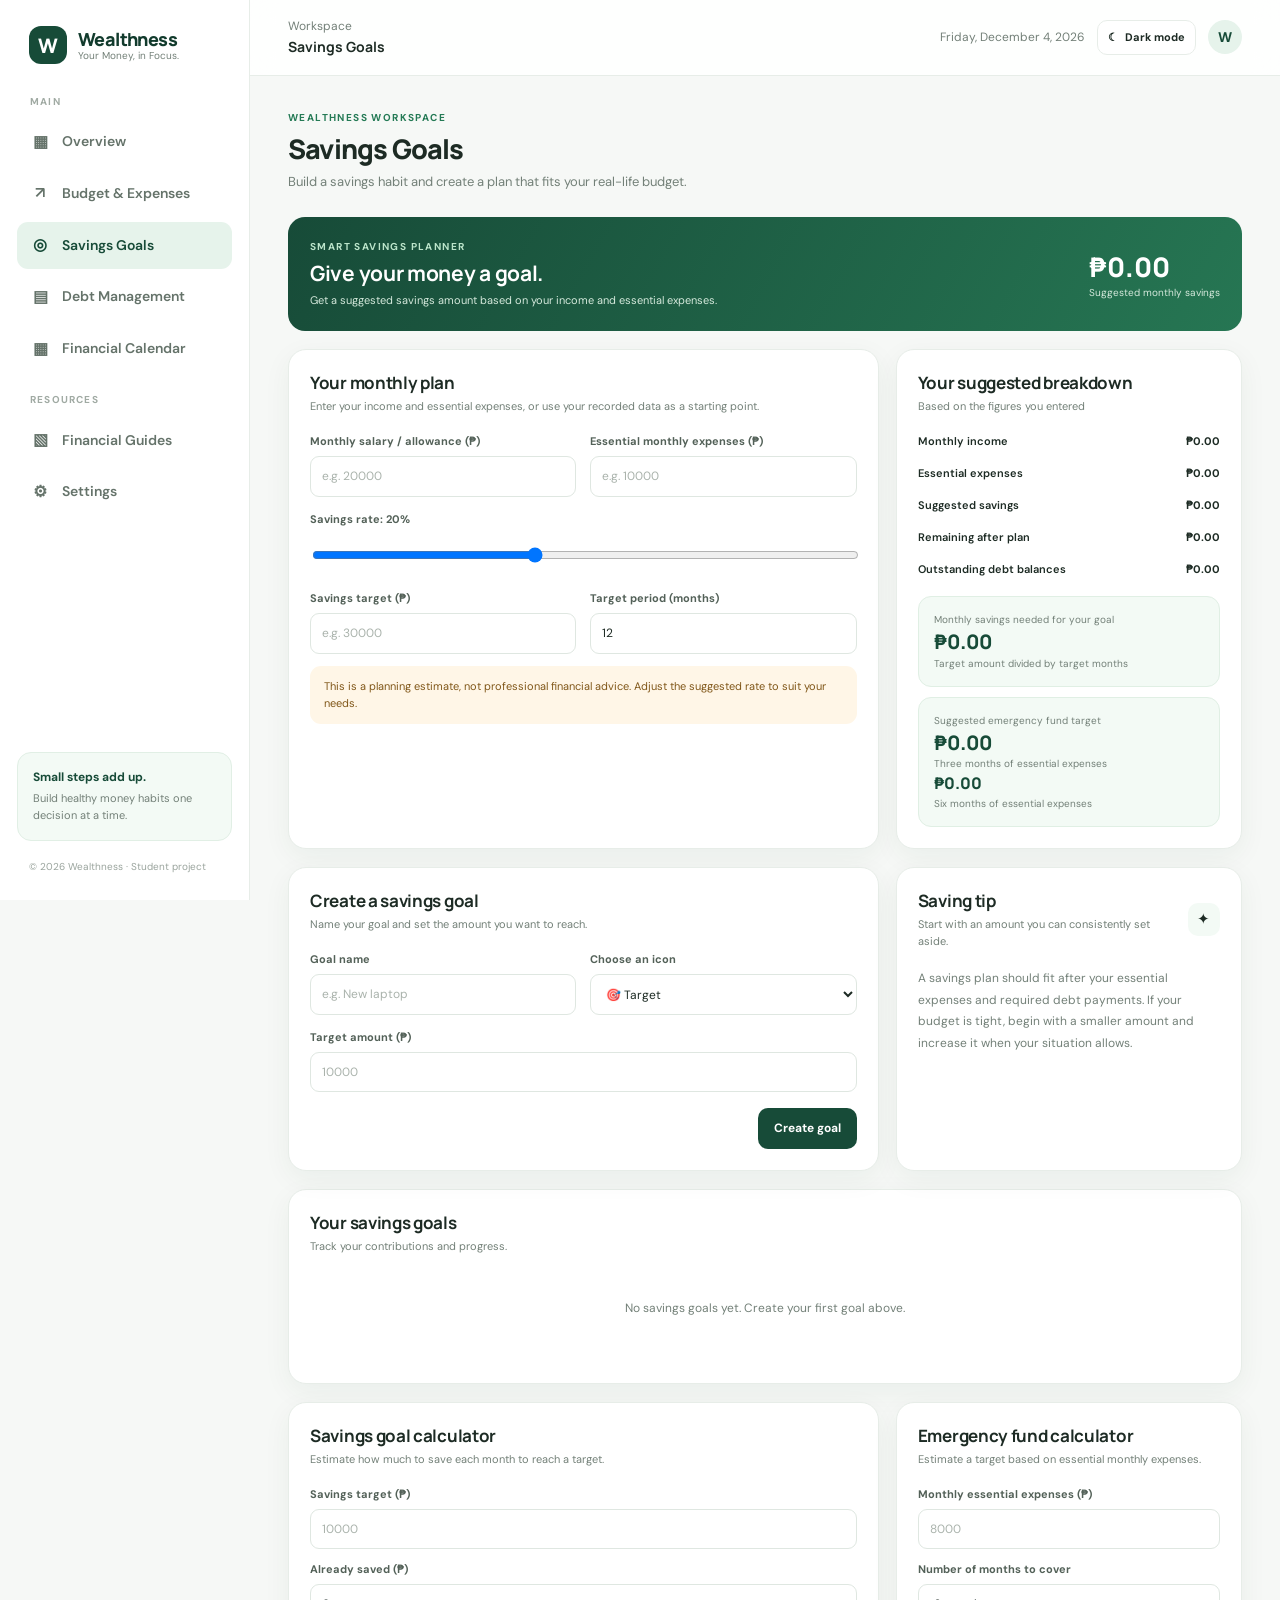
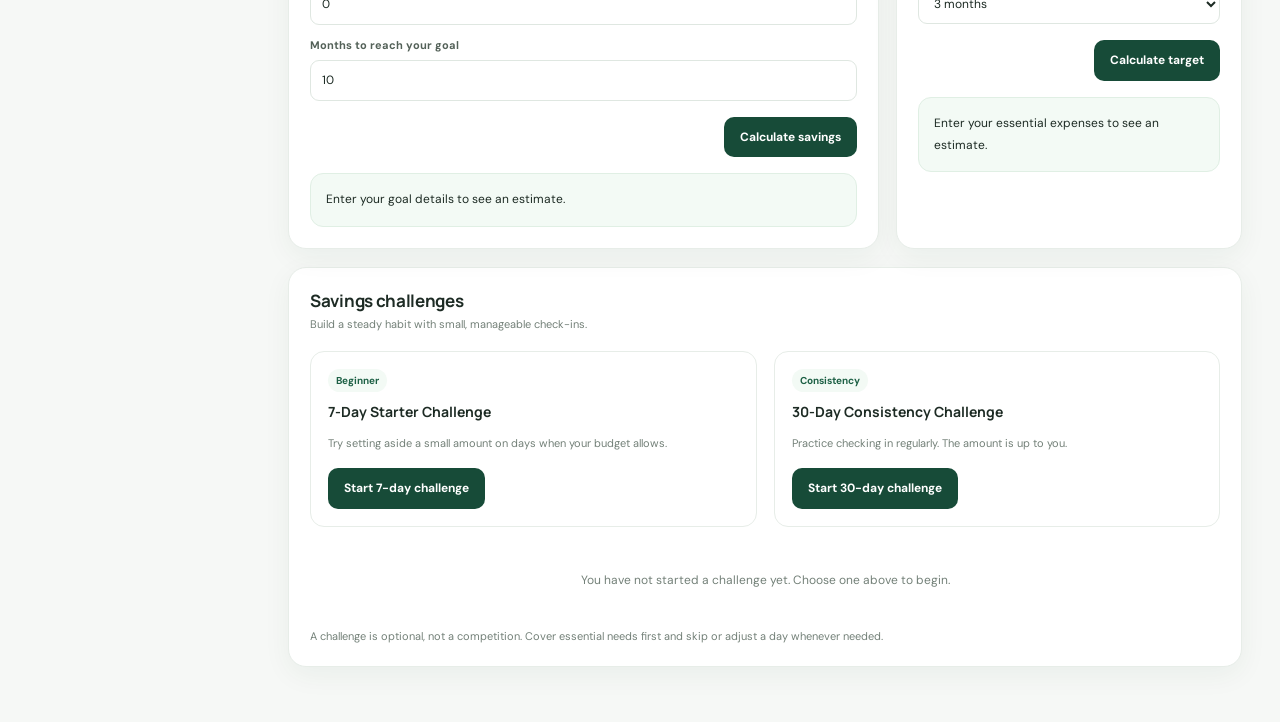
<file: savings.html>
<!DOCTYPE html>
<html lang="en">
<head>
    <meta charset="UTF-8">
    <meta name="viewport" content="width=device-width, initial-scale=1.0">
    <meta name="description" content="Wealthness personal finance and financial literacy dashboard">
    <title>Savings Goals | Wealthness</title>
    <link rel="stylesheet" href="style.css">
    <script src="script.js" defer></script>
</head>
<body data-page="savings">
    <div class="app-shell">
        <!-- This sidebar lets users move between the Wealthness pages. -->
<aside class="sidebar" id="sidebar">
            <a class="brand" href="index.html">
                <div class="brand-mark">W</div>
                <div>
                    <div class="brand-name">Wealthness</div>
                    <div class="brand-tag">Your Money, in Focus.</div>
                </div>
            </a>

            <div class="nav-label">Main</div>
            <!-- These links open the different pages of the website. -->
<nav class="nav-list">
                <a class="nav-link" href="index.html"><span class="nav-icon">▦</span>Overview</a>
                <a class="nav-link" href="budget.html"><span class="nav-icon">↗</span>Budget &amp; Expenses</a>
                <a class="nav-link active" href="savings.html"><span class="nav-icon">◎</span>Savings Goals</a>
                <a class="nav-link" href="debt.html"><span class="nav-icon">▤</span>Debt Management</a>
                <a class="nav-link" href="calendar.html"><span class="nav-icon">▦</span>Financial Calendar</a>
            </nav>
            <div class="nav-label nav-label-spaced">Resources</div>
            <nav class="nav-list">
                <a class="nav-link" href="guides.html"><span class="nav-icon">▧</span>Financial Guides</a>
                <a class="nav-link" href="settings.html"><span class="nav-icon">⚙</span>Settings</a>
            </nav>

            <div class="sidebar-bottom">
                <div class="sidebar-tip">
                    <strong>Small steps add up.</strong>
                    <p>Build healthy money habits one decision at a time.</p>
                </div>
                <div class="sidebar-footer">© 2026 Wealthness · Student project</div>
            </div>
        </aside>

        <div class="mobile-overlay" id="mobile-overlay"></div>

        <div class="main">
            <!-- This top bar shows the page title, date, and quick controls. -->
<header class="topbar">
                <div class="topbar-left">
                    <button class="menu-toggle" id="menu-toggle" aria-label="Open navigation">☰</button>
                    <div class="breadcrumb">Workspace <strong>Savings Goals</strong></div>
                </div>
                <div class="topbar-right">
                    <span class="today" id="current-date"></span>
                    <button class="theme-toggle" id="theme-toggle" type="button" aria-label="Switch to dark mode" title="Toggle dark mode">☾ <span>Dark mode</span></button><div class="avatar">W</div>
                </div>
            </header>

            <!-- This area contains the main information and tools for this page. -->
<main class="content">
                <div class="page-heading">
                    <div>
                        <div class="eyebrow">WEALTHNESS WORKSPACE</div>
                        <h1>Savings Goals</h1>
                        <p class="page-subtitle">Build a savings habit and create a plan that fits your real-life budget.</p>
                    </div>
                </div>

                <!-- This section groups related savings information and controls. -->
                <section class="planner-highlight">
                    <div>
                        <div class="eyebrow" style="color:#bce5cb">SMART SAVINGS PLANNER</div>
                        <h2 style="font-size:21px;margin-top:5px">Give your money a goal.</h2>
                        <p>Get a suggested savings amount based on your income and essential expenses.</p>
                    </div>
                    <div>
                        <div class="big" id="planner-suggested">₱0.00</div>
                        <div style="font-size:10px;color:#d5e9dc">Suggested monthly savings</div>
                    </div>
                </section>

                <!-- This section groups related savings information and controls. -->
                <section class="grid two-col">
                    <article class="panel">
                        <div class="panel-heading">
                            <div>
                                <h2>Your monthly plan</h2>
                                <p class="panel-subtitle">Enter your income and essential expenses, or use your recorded data as a starting point.</p>
                            </div>
                        </div>

                        <!-- This form collects information that JavaScript uses when the user submits it. -->
                        <form id="planner-form">
                            <div class="form-grid">
                                <div class="form-field">
                                    <label for="planner-income">Monthly salary / allowance (₱)</label>
                                    <input id="planner-income" type="number" min="0" placeholder="e.g. 20000">
                                </div>
                                <div class="form-field">
                                    <label for="planner-essential">Essential monthly expenses (₱)</label>
                                    <input id="planner-essential" type="number" min="0" placeholder="e.g. 10000">
                                </div>
                                <div class="form-field full">
                                    <label for="planner-rate">Savings rate: <span id="planner-rate-value">20%</span></label>
                                    <input id="planner-rate" type="range" min="0" max="50" step="5" value="20">
                                </div>
                                <div class="form-field">
                                    <label for="planner-goal">Savings target (₱)</label>
                                    <input id="planner-goal" type="number" min="0" placeholder="e.g. 30000">
                                </div>
                                <div class="form-field">
                                    <label for="planner-months">Target period (months)</label>
                                    <input id="planner-months" type="number" min="1" value="12">
                                </div>
                            </div>
                        </form>

                        <div class="notice">This is a planning estimate, not professional financial advice. Adjust the suggested rate to suit your needs.</div>
                    </article>

                    <article class="panel">
                        <div class="panel-heading">
                            <div>
                                <h2>Your suggested breakdown</h2>
                                <p class="panel-subtitle">Based on the figures you entered</p>
                            </div>
                        </div>

                        <div class="category-list">
                            <div class="category-row">
                                <span class="category-name">Monthly income</span>
                                <span class="category-amount" id="planner-income-display">₱0.00</span>
                            </div>
                            <div class="category-row">
                                <span class="category-name">Essential expenses</span>
                                <span class="category-amount" id="planner-expense-display">₱0.00</span>
                            </div>
                            <div class="category-row">
                                <span class="category-name">Suggested savings</span>
                                <span class="category-amount" id="planner-suggested-copy">See above</span>
                            </div>
                            <div class="category-row">
                                <span class="category-name">Remaining after plan</span>
                                <span class="category-amount" id="planner-remaining">₱0.00</span>
                            </div>
                            <div class="category-row">
                                <span class="category-name">Outstanding debt balances</span>
                                <span class="category-amount" id="planner-debt-total">₱0.00</span>
                            </div>
                        </div>

                        <div class="result-box" style="margin-top:18px">
                            <small>Monthly savings needed for your goal</small>
                            <strong id="planner-monthly-goal">₱0.00</strong>
                            <small>Target amount divided by target months</small>
                        </div>

                        <div class="result-box" style="margin-top:10px">
                            <small>Suggested emergency fund target</small>
                            <strong id="emergency-target-low">₱0.00</strong>
                            <small>Three months of essential expenses</small>
                            <strong id="emergency-target-high" style="font-size:16px">₱0.00</strong>
                            <small>Six months of essential expenses</small>
                        </div>
                    </article>
                </section>

                <!-- This section groups related savings information and controls. -->
                <section class="grid two-col">
                    <article class="panel">
                        <div class="panel-heading">
                            <div>
                                <h2>Create a savings goal</h2>
                                <p class="panel-subtitle">Name your goal and set the amount you want to reach.</p>
                            </div>
                        </div>

                        <!-- This form collects information that JavaScript uses when the user submits it. -->
                        <form id="goal-form">
                            <div class="form-grid">
                                <div class="form-field">
                                    <label for="goal-name">Goal name</label>
                                    <input id="goal-name" placeholder="e.g. New laptop" required>
                                </div>
                                <div class="form-field">
                                    <label for="goal-emoji">Choose an icon</label>
                                    <select id="goal-emoji">
                                        <option value="🎯">🎯 Target</option>
                                        <option value="💻">💻 Laptop</option>
                                        <option value="🎓">🎓 Education</option>
                                        <option value="✈️">✈️ Travel</option>
                                        <option value="🛟">🛟 Emergency fund</option>
                                    </select>
                                </div>
                                <div class="form-field full">
                                    <label for="goal-target">Target amount (₱)</label>
                                    <input id="goal-target" type="number" min="1" step=".01" placeholder="10000" required>
                                </div>
                            </div>
                            <div class="form-actions">
                                <button class="btn btn-primary">Create goal</button>
                            </div>
                        </form>
                    </article>

                    <article class="panel">
                        <div class="panel-heading">
                            <div>
                                <h2>Saving tip</h2>
                                <p class="panel-subtitle">Start with an amount you can consistently set aside.</p>
                            </div>
                            <span class="stat-icon">✦</span>
                        </div>
                        <p style="font-size:12px;color:var(--muted);line-height:1.8">A savings plan should fit after your essential expenses and required debt payments. If your budget is tight, begin with a smaller amount and increase it when your situation allows.</p>
                    </article>
                </section>

                <!-- This section groups related savings information and controls. -->
                <section class="panel">
                    <div class="panel-heading">
                        <div>
                            <h2>Your savings goals</h2>
                            <p class="panel-subtitle">Track your contributions and progress.</p>
                        </div>
                    </div>
                    <div class="grid equal-col" id="goals-list"></div>
                </section>
                <!-- This section groups related savings information and controls. -->
                <section class="grid two-col" style="margin-top:18px">
                    <article class="panel"><div class="panel-heading"><div><h2>Savings goal calculator</h2><p class="panel-subtitle">Estimate how much to save each month to reach a target.</p></div></div>
                        <!-- This form collects information that JavaScript uses when the user submits it. -->
                        <form id="savings-calc-form"><div class="form-field"><label for="calc-target">Savings target (₱)</label><input id="calc-target" type="number" min="1" step=".01" placeholder="10000" required></div><div class="form-field" style="margin-top:12px"><label for="calc-current">Already saved (₱)</label><input id="calc-current" type="number" min="0" step=".01" value="0"></div><div class="form-field" style="margin-top:12px"><label for="calc-months">Months to reach your goal</label><input id="calc-months" type="number" min="1" max="600" value="10" required></div><div class="form-actions"><button class="btn btn-primary" type="submit">Calculate savings</button></div></form>
                        <div class="result-box calc-result" id="savings-calc-result" aria-live="polite">Enter your goal details to see an estimate.</div>
                    </article>
                    <article class="panel"><div class="panel-heading"><div><h2>Emergency fund calculator</h2><p class="panel-subtitle">Estimate a target based on essential monthly expenses.</p></div></div>
                        <!-- This form collects information that JavaScript uses when the user submits it. -->
                        <form id="emergency-calc-form"><div class="form-field"><label for="calc-essentials">Monthly essential expenses (₱)</label><input id="calc-essentials" type="number" min="0" step=".01" placeholder="8000" required></div><div class="form-field" style="margin-top:12px"><label for="calc-emergency-months">Number of months to cover</label><select id="calc-emergency-months"><option value="1">1 month</option><option value="3" selected>3 months</option><option value="6">6 months</option></select></div><div class="form-actions"><button class="btn btn-primary" type="submit">Calculate target</button></div></form>
                        <div class="result-box calc-result" id="emergency-calc-result" aria-live="polite">Enter your essential expenses to see an estimate.</div>
                    </article>
                </section>
                <!-- This section groups related savings information and controls. -->
                <section class="panel" style="margin-top:18px">
                    <div class="panel-heading"><div><h2>Savings challenges</h2><p class="panel-subtitle">Build a steady habit with small, manageable check-ins.</p></div></div>
                    <div class="grid equal-col">
                        <article class="goal-card challenge-card"><span class="pill">Beginner</span><h3>7-Day Starter Challenge</h3><p class="panel-subtitle">Try setting aside a small amount on days when your budget allows.</p><button class="btn btn-primary" type="button" data-challenge="7">Start 7-day challenge</button></article>
                        <article class="goal-card challenge-card"><span class="pill">Consistency</span><h3>30-Day Consistency Challenge</h3><p class="panel-subtitle">Practice checking in regularly. The amount is up to you.</p><button class="btn btn-primary" type="button" data-challenge="30">Start 30-day challenge</button></article>
                    </div>
                    <div id="challenge-progress" style="margin-top:18px"></div>
                    <p class="panel-subtitle" style="margin-top:12px">A challenge is optional, not a competition. Cover essential needs first and skip or adjust a day whenever needed.</p>
                </section>
            </main>
        </div>
    </div>

    <div id="toast" class="success-message hidden" role="status" aria-live="polite" style="position:fixed;right:20px;bottom:20px;z-index:50;box-shadow:var(--shadow)"></div>
</body>
</html>
</file>
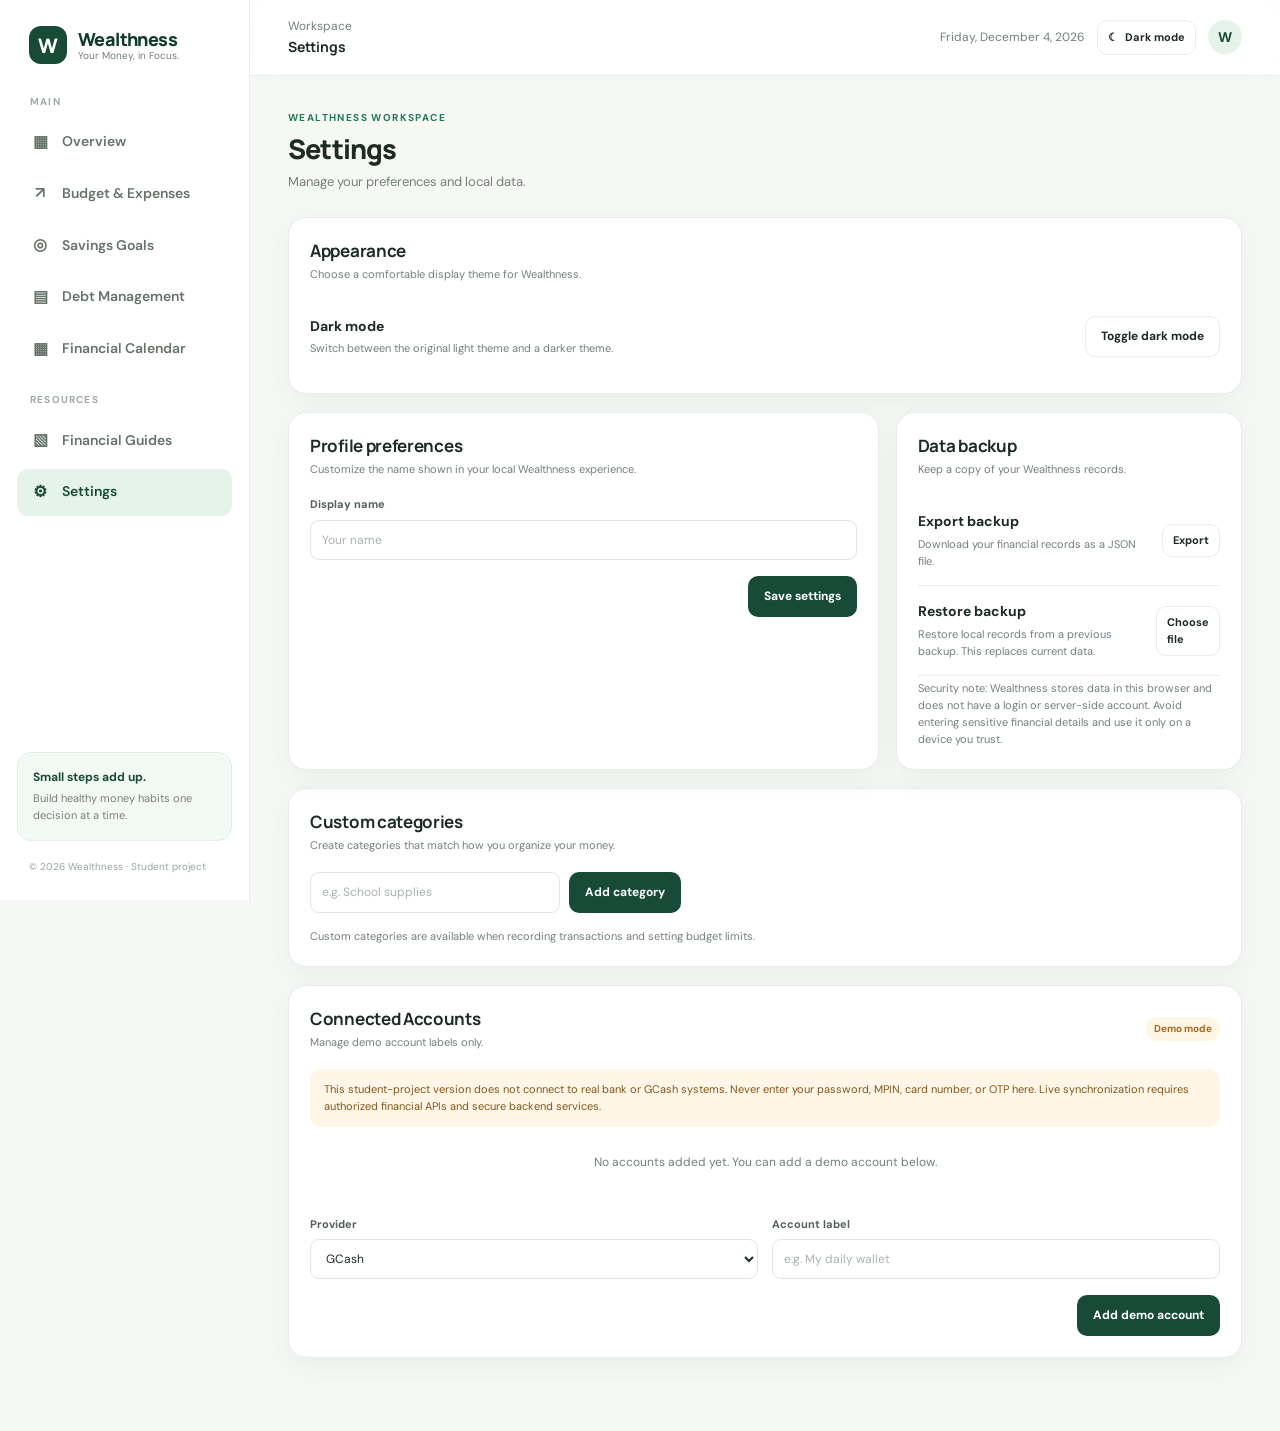
<file: settings.html>
<!DOCTYPE html>
<html lang="en">
<head>
    <meta charset="UTF-8">
    <meta name="viewport" content="width=device-width, initial-scale=1.0">
    <meta name="description" content="Wealthness personal finance and financial literacy dashboard">
    <title>Settings | Wealthness</title>
    <link rel="stylesheet" href="style.css">
    <script src="script.js" defer></script>
</head>
<body data-page="settings">
    <div class="app-shell">
        <!-- This sidebar lets users move between the Wealthness pages. -->
<aside class="sidebar" id="sidebar">
            <a class="brand" href="index.html">
                <div class="brand-mark">W</div>
                <div>
                    <div class="brand-name">Wealthness</div>
                    <div class="brand-tag">Your Money, in Focus.</div>
                </div>
            </a>

            <div class="nav-label">Main</div>
            <!-- These links open the different pages of the website. -->
<nav class="nav-list">
                <a class="nav-link" href="index.html"><span class="nav-icon">▦</span>Overview</a>
                <a class="nav-link" href="budget.html"><span class="nav-icon">↗</span>Budget &amp; Expenses</a>
                <a class="nav-link" href="savings.html"><span class="nav-icon">◎</span>Savings Goals</a>
                <a class="nav-link" href="debt.html"><span class="nav-icon">▤</span>Debt Management</a>
                <a class="nav-link" href="calendar.html"><span class="nav-icon">▦</span>Financial Calendar</a>
            </nav>
            <div class="nav-label nav-label-spaced">Resources</div>
            <nav class="nav-list">
                <a class="nav-link" href="guides.html"><span class="nav-icon">▧</span>Financial Guides</a>
                <a class="nav-link active" href="settings.html"><span class="nav-icon">⚙</span>Settings</a>
            </nav>

            <div class="sidebar-bottom">
                <div class="sidebar-tip">
                    <strong>Small steps add up.</strong>
                    <p>Build healthy money habits one decision at a time.</p>
                </div>
                <div class="sidebar-footer">© 2026 Wealthness · Student project</div>
            </div>
        </aside>

        <div class="mobile-overlay" id="mobile-overlay"></div>

        <div class="main">
            <!-- This top bar shows the page title, date, and quick controls. -->
<header class="topbar">
                <div class="topbar-left">
                    <button class="menu-toggle" id="menu-toggle" aria-label="Open navigation">☰</button>
                    <div class="breadcrumb">Workspace <strong>Settings</strong></div>
                </div>
                <div class="topbar-right">
                    <span class="today" id="current-date"></span>
                    <button class="theme-toggle" id="theme-toggle" type="button" aria-label="Switch to dark mode" title="Toggle dark mode">☾ <span>Dark mode</span></button><div class="avatar">W</div>
                </div>
            </header>

            <!-- This area contains the main information and tools for this page. -->
<main class="content">
                <div class="page-heading">
                    <div>
                        <div class="eyebrow">WEALTHNESS WORKSPACE</div>
                        <h1>Settings</h1>
                        <p class="page-subtitle">Manage your preferences and local data.</p>
                    </div>
                </div>

                <!-- This section groups related settings information and controls. -->
                <section class="panel" style="margin-bottom:18px">
                    <div class="panel-heading"><div><h2>Appearance</h2><p class="panel-subtitle">Choose a comfortable display theme for Wealthness.</p></div></div>
                    <div class="settings-row"><div><strong>Dark mode</strong><p>Switch between the original light theme and a darker theme.</p></div><button class="btn btn-secondary" id="settings-theme-toggle" type="button">Toggle dark mode</button></div>
                </section>
                <!-- This section groups related settings information and controls. -->
                <section class="grid two-col">
                    <article class="panel">
                        <div class="panel-heading">
                            <div>
                                <h2>Profile preferences</h2>
                                <p class="panel-subtitle">Customize the name shown in your local Wealthness experience.</p>
                            </div>
                        </div>

                        <!-- This form collects information that JavaScript uses when the user submits it. -->
                        <form id="profile-form">
                            <div class="form-field">
                                <label for="profile-name">Display name</label>
                                <input id="profile-name" placeholder="Your name">
                            </div>
                            <div class="form-actions">
                                <button class="btn btn-primary">Save settings</button>
                            </div>
                        </form>
                    </article>

                    <article class="panel">
                        <div class="panel-heading">
                            <div>
                                <h2>Data backup</h2>
                                <p class="panel-subtitle">Keep a copy of your Wealthness records.</p>
                            </div>
                        </div>

                        <div class="settings-row">
                            <div>
                                <strong>Export backup</strong>
                                <p>Download your financial records as a JSON file.</p>
                            </div>
                            <button class="btn btn-secondary btn-small" id="export-data">Export</button>
                        </div>

                        <div class="settings-row">
                            <div>
                                <strong>Restore backup</strong>
                                <p>Restore local records from a previous backup. This replaces current data.</p>
                            </div>
                            <label class="btn btn-secondary btn-small" for="import-json">Choose file</label>
                            <input class="hidden" id="import-json" type="file" accept=".json">
                        </div>
                        <p class="panel-subtitle">Security note: Wealthness stores data in this browser and does not have a login or server-side account. Avoid entering sensitive financial details and use it only on a device you trust.</p>
                    </article>
                </section>

                <!-- This section groups related settings information and controls. -->
                <section class="panel" style="margin-bottom:18px">
                    <div class="panel-heading">
                        <div>
                            <h2>Custom categories</h2>
                            <p class="panel-subtitle">Create categories that match how you organize your money.</p>
                        </div>
                    </div>
                    <!-- This form collects information that JavaScript uses when the user submits it. -->
                    <form id="custom-category-form" class="toolbar">
                        <input id="custom-category-input" placeholder="e.g. School supplies" required aria-label="New category name">
                        <button class="btn btn-primary" type="submit">Add category</button>
                    </form>
                    <p class="panel-subtitle">Custom categories are available when recording transactions and setting budget limits.</p>
                </section>

                <!-- This section groups related settings information and controls. -->
                <section class="panel" style="margin-bottom:18px">
                    <div class="panel-heading">
                        <div>
                            <h2>Connected Accounts</h2>
                            <p class="panel-subtitle">Manage demo account labels only.</p>
                        </div>
                        <span class="pill warning">Demo mode</span>
                    </div>

                    <div class="notice">This student-project version does not connect to real bank or GCash systems. Never enter your password, MPIN, card number, or OTP here. Live synchronization requires authorized financial APIs and secure backend services.</div>

                    <div id="accounts-list"></div>

                    <!-- This form collects information that JavaScript uses when the user submits it. -->
                    <form id="account-form" style="margin-top:18px">
                        <div class="form-grid">
                            <div class="form-field">
                                <label for="account-provider">Provider</label>
                                <select id="account-provider">
                                    <option value="GCash">GCash</option>
                                    <option value="Maya">Maya</option>
                                    <option value="BDO">BDO</option>
                                    <option value="BPI">BPI</option>
                                    <option value="Metrobank">Metrobank</option>
                                    <option value="Other">Other</option>
                                </select>
                            </div>
                            <div class="form-field">
                                <label for="account-label">Account label</label>
                                <input id="account-label" placeholder="e.g. My daily wallet" required>
                            </div>
                        </div>

                        <div class="form-actions">
                            <button class="btn btn-primary">Add demo account</button>
                        </div>
                    </form>
                </section>

            </main>
        </div>
    </div>

    <div id="toast" class="success-message hidden" role="status" aria-live="polite" style="position:fixed;right:20px;bottom:20px;z-index:50;box-shadow:var(--shadow)"></div>
</body>
</html>
</file>
<file: style.css>
@import url('https://fonts.googleapis.com/css2?family=DM+Sans:wght@400;500;600;700&family=Manrope:wght@500;600;700;800&display=swap');

/* These styles control sets colors, typography, spacing, and layout shared by all pages. */
:root {
  --green-950: #123b2d;
  --green-900: #174b38;
  --green-800: #1d6045;
  --green-700: #247a55;
  --green-600: #2d9466;
  --green-100: #e6f3eb;
  --green-50: #f3faf5;
  --ink: #1d2b24;
  --muted: #738078;
  --line: #e7ede8;
  --surface: #fff;
  --canvas: #f6f8f6;
  --red: #c65353;
  --red-bg: #fff0ef;
  --amber: #a66a18;
  --amber-bg: #fff6e7;
  --shadow: 0 8px 28px rgba(24,65,45,.055);
  --radius: 18px;
}

* {
  box-sizing: border-box;
}

html {
  scroll-behavior: smooth;
}

body {
  margin: 0;
  background: var(--canvas);
  color: var(--ink);
  font-family: 'DM Sans',sans-serif;
  font-size: 14px;
  line-height: 1.55;
}

button,
input,
select,
/* These styles control styles buttons, inputs, labels, and forms. */
textarea {
  font: inherit;
}

button,
/* These styles control controls reusable website elements. */
a {
  -webkit-tap-highlight-color: transparent;
}

a {
  color: inherit;
  text-decoration: none;
}

/* These styles control styles buttons, inputs, labels, and forms. */
button {
  cursor: pointer;
}

/* These styles control sets colors, typography, spacing, and layout shared by all pages. */
.app-shell {
  min-height: 100vh;
}

/* These styles control styles the shared page menu and navigation links. */
.sidebar {
  position: fixed;
  inset: 0 auto 0 0;
  width: 250px;
  background: #fff;
  border-right: 1px solid var(--line);
  padding: 26px 17px;
  display: flex;
  flex-direction: column;
  z-index: 20;
}

.brand {
  display: flex;
  align-items: center;
  gap: 11px;
  padding: 0 12px 30px;
}

.brand-mark {
  width: 38px;
  height: 38px;
  border-radius: 12px;
  background: var(--green-900);
  color: #fff;
  display: grid;
  place-items: center;
  font: 800 20px Manrope;
}

.brand-name {
  font: 800 18px Manrope;
  letter-spacing: -.6px;
  color: var(--green-950);
}

.brand-tag {
  font-size: 10px;
  color: var(--muted);
  margin-top: -3px;
}

.nav-label {
  font-size: 10px;
  text-transform: uppercase;
  letter-spacing: 1.2px;
  font-weight: 700;
  color: #a0aaa3;
  padding: 0 13px 9px;
}

.nav-list {
  display: grid;
  gap: 5px;
}

.nav-link {
  display: flex;
  align-items: center;
  gap: 12px;
  padding: 11px 13px;
  border-radius: 11px;
  color: #65736a;
  font-weight: 600;
  transition: .18s;
}

.nav-link:hover {
  background: var(--green-50);
  color: var(--green-800);
}

.nav-link.active {
  background: var(--green-100);
  color: var(--green-900);
}

/* These styles control controls reusable website elements. */
.nav-icon {
  width: 20px;
  text-align: center;
  font-size: 16px;
}

/* These styles control styles the shared page menu and navigation links. */
.sidebar-bottom {
  margin-top: auto;
}

.sidebar-tip {
  background: var(--green-50);
  border: 1px solid #e1efe5;
  padding: 15px;
  border-radius: 14px;
}

.sidebar-tip strong {
  display: block;
  color: var(--green-900);
  font-size: 12px;
  margin-bottom: 4px;
}

.sidebar-tip p {
  margin: 0;
  color: var(--muted);
  font-size: 11px;
}

.sidebar-footer {
  font-size: 10px;
  color: #9aa49d;
  padding: 18px 12px 0;
}

/* These styles control sets colors, typography, spacing, and layout shared by all pages. */
.main {
  margin-left: 250px;
  min-height: 100vh;
}

/* These styles control styles the page header and quick controls. */
.topbar {
  height: 76px;
  background: rgba(255,255,255,.88);
  backdrop-filter: blur(12px);
  border-bottom: 1px solid var(--line);
  display: flex;
  align-items: center;
  justify-content: space-between;
  padding: 0 38px;
  position: sticky;
  top: 0;
  z-index: 10;
}

.topbar-left {
  display: flex;
  align-items: center;
  gap: 13px;
}

.menu-toggle {
  display: none;
  border: 0;
  background: transparent;
  font-size: 22px;
}

.breadcrumb {
  font-size: 12px;
  color: var(--muted);
}

.breadcrumb strong {
  color: var(--ink);
  font-size: 14px;
  display: block;
  font-family: Manrope;
}

.topbar-right {
  display: flex;
  align-items: center;
  gap: 12px;
}

/* These styles control controls reusable website elements. */
.today {
  font-size: 12px;
  color: var(--muted);
}

/* These styles control styles the page header and quick controls. */
.avatar {
  width: 34px;
  height: 34px;
  border-radius: 50%;
  background: var(--green-100);
  color: var(--green-900);
  display: grid;
  place-items: center;
  font-weight: 700;
}

/* These styles control sets colors, typography, spacing, and layout shared by all pages. */
.content {
  max-width: 1450px;
  margin: 0 auto;
  padding: 34px 38px 55px;
}

/* These styles control controls reusable website elements. */
.page-heading {
  display: flex;
  align-items: flex-start;
  justify-content: space-between;
  gap: 18px;
  margin-bottom: 25px;
}

.eyebrow {
  font-size: 10px;
  text-transform: uppercase;
  letter-spacing: 1.4px;
  color: var(--green-700);
  font-weight: 700;
}

h1,
h2,
h3,
p {
  margin-top: 0;
}

h1 {
  font: 800 27px Manrope;
  letter-spacing: -.8px;
  margin: 4px 0 5px;
}

h2 {
  font: 700 17px Manrope;
  letter-spacing: -.3px;
  margin: 0;
}

h3 {
  font: 700 14px Manrope;
  margin: 0;
}

.page-subtitle {
  color: var(--muted);
  margin: 0;
  font-size: 13px;
}

/* These styles control styles buttons, inputs, labels, and forms. */
.btn {
  border: 1px solid transparent;
  border-radius: 10px;
  padding: 10px 15px;
  font-weight: 700;
  font-size: 12px;
  display: inline-flex;
  align-items: center;
  justify-content: center;
  gap: 7px;
  transition: .18s;
}

.btn-primary {
  background: var(--green-900);
  color: white;
}

.btn-primary:hover {
  background: var(--green-800);
  transform: translateY(-1px);
}

.btn-secondary {
  background: #fff;
  border-color: var(--line);
  color: var(--ink);
}

.btn-secondary:hover {
  border-color: #b8d2c0;
  background: var(--green-50);
}

.btn-danger {
  background: var(--red-bg);
  color: var(--red);
  border-color: #f5d8d5;
}

.btn-small {
  padding: 7px 10px;
  font-size: 11px;
}

.btn:disabled {
  opacity: .45;
  cursor: not-allowed;
  transform: none;
}

/* These styles control controls reusable website elements. */
.grid {
  display: grid;
  gap: 17px;
}

.stats-grid {
  grid-template-columns: repeat(4,minmax(0,1fr));
  margin-bottom: 19px;
}

.stat-card,
.panel {
  background: var(--surface);
  border: 1px solid var(--line);
  border-radius: var(--radius);
  box-shadow: var(--shadow);
}

/* These styles control styles the financial overview, charts, cards, and insights. */
.stat-card {
  padding: 19px;
}

/* These styles control controls reusable website elements. */
.stat-top {
  display: flex;
  align-items: center;
  justify-content: space-between;
  margin-bottom: 13px;
}

/* These styles control styles buttons, inputs, labels, and forms. */
.stat-label {
  font-size: 11px;
  color: var(--muted);
  font-weight: 600;
}

/* These styles control controls reusable website elements. */
.stat-icon {
  width: 33px;
  height: 33px;
  border-radius: 10px;
  background: var(--green-50);
  display: grid;
  place-items: center;
  font-size: 15px;
}

.stat-value {
  font: 800 22px Manrope;
  letter-spacing: -.6px;
  margin-bottom: 4px;
}

.stat-note {
  font-size: 10px;
  color: var(--muted);
}

.stat-note.positive {
  color: var(--green-700);
}

.two-col {
  grid-template-columns: minmax(0,1.45fr) minmax(280px,.85fr);
  margin-bottom: 18px;
}

.equal-col {
  grid-template-columns: repeat(2,minmax(0,1fr));
  margin-bottom: 18px;
}

.panel {
  padding: 21px;
  min-width: 0;
}

.panel-heading {
  display: flex;
  align-items: center;
  justify-content: space-between;
  gap: 12px;
  margin-bottom: 18px;
}

.panel-subtitle {
  font-size: 11px;
  color: var(--muted);
  margin: 4px 0 0;
}

.text-link {
  font-size: 11px;
  font-weight: 700;
  color: var(--green-700);
}

/* These styles control styles the financial overview, charts, cards, and insights. */
.chart {
  height: 210px;
  display: flex;
  align-items: flex-end;
  gap: 14px;
  padding: 15px 5px 0;
  border-bottom: 1px solid var(--line);
}

.chart-month {
  flex: 1;
  min-width: 0;
  height: 100%;
  display: flex;
  flex-direction: column;
  align-items: center;
  justify-content: flex-end;
  gap: 8px;
}

.chart-bars {
  height: 165px;
  width: 100%;
  display: flex;
  align-items: flex-end;
  justify-content: center;
  gap: 4px;
}

.chart-bar {
  width: min(18px,42%);
  min-height: 3px;
  border-radius: 5px 5px 0 0;
  background: #a9d9bb;
}

.chart-bar.expense {
  background: var(--green-800);
}

.chart-label {
  font-size: 10px;
  color: var(--muted);
}

/* These styles control controls reusable website elements. */
.legend {
  display: flex;
  gap: 15px;
  margin-top: 14px;
}

.legend span {
  display: flex;
  align-items: center;
  gap: 6px;
  color: var(--muted);
  font-size: 10px;
}

.dot {
  width: 7px;
  height: 7px;
  border-radius: 50%;
  background: #a9d9bb;
}

.dot.dark {
  background: var(--green-800);
}

/* These styles control styles transaction forms, expense lists, and budget tools. */
.category-list {
  display: grid;
  gap: 15px;
}

.category-row {
  display: grid;
  grid-template-columns: 1fr auto;
  gap: 7px;
  align-items: center;
}

.category-name {
  font-size: 11px;
  font-weight: 600;
}

.category-amount {
  font-size: 11px;
  font-weight: 700;
}

/* These styles control controls reusable website elements. */
.progress-track {
  grid-column: 1/-1;
  height: 7px;
  border-radius: 20px;
  background: #eef2ef;
  overflow: hidden;
}

.progress-fill {
  height: 100%;
  background: var(--green-600);
  border-radius: 20px;
}

.progress-fill.warning {
  background: #d59a45;
}

.progress-fill.danger {
  background: #cf6b62;
}

/* These styles control styles popups, notifications, and result panels. */
.empty-state {
  text-align: center;
  padding: 26px 12px;
  color: var(--muted);
  font-size: 12px;
}

/* These styles control controls reusable website elements. */
.empty-icon {
  font-size: 27px;
  margin-bottom: 8px;
}

.table-wrap {
  overflow-x: auto;
}

table {
  width: 100%;
  border-collapse: collapse;
  white-space: nowrap;
}

th {
  text-align: left;
  color: #8a968e;
  font-size: 10px;
  text-transform: uppercase;
  letter-spacing: .7px;
  font-weight: 700;
  padding: 11px 10px;
  border-bottom: 1px solid var(--line);
}

td {
  padding: 13px 10px;
  border-bottom: 1px solid #f0f3f0;
  font-size: 11px;
}

tbody tr:last-child td {
  border-bottom: 0;
}

.amount-income {
  color: var(--green-700);
  font-weight: 700;
}

/* These styles control styles transaction forms, expense lists, and budget tools. */
.amount-expense {
  color: var(--red);
  font-weight: 700;
}

/* These styles control controls reusable website elements. */
.pill {
  display: inline-flex;
  align-items: center;
  border-radius: 30px;
  padding: 4px 8px;
  font-size: 10px;
  font-weight: 700;
  background: var(--green-50);
  color: var(--green-800);
}

.pill.neutral {
  background: #f0f2f0;
  color: #68756c;
}

.pill.warning {
  background: var(--amber-bg);
  color: var(--amber);
}

.pill.danger {
  background: var(--red-bg);
  color: var(--red);
}

/* These styles control styles buttons, inputs, labels, and forms. */
.form-grid {
  display: grid;
  grid-template-columns: repeat(2,minmax(0,1fr));
  gap: 14px;
}

.form-field {
  display: grid;
  gap: 6px;
}

.form-field.full {
  grid-column: 1/-1;
}

label {
  font-size: 11px;
  font-weight: 700;
  color: #536158;
}

input,
select,
textarea {
  width: 100%;
  border: 1px solid #dfe7e1;
  border-radius: 9px;
  background: #fff;
  padding: 10px 11px;
  color: var(--ink);
  outline: none;
  font-size: 12px;
}

input:focus,
select:focus,
textarea:focus {
  border-color: var(--green-600);
  box-shadow: 0 0 0 3px rgba(45,148,102,.11);
}

input::placeholder,
textarea::placeholder {
  color: #aab3ac;
}

.form-actions {
  display: flex;
  gap: 8px;
  justify-content: flex-end;
  margin-top: 16px;
}

/* These styles control controls reusable website elements. */
.toolbar {
  display: flex;
  gap: 9px;
  align-items: center;
  flex-wrap: wrap;
  margin-bottom: 15px;
}

/* These styles control styles buttons, inputs, labels, and forms. */
.toolbar input {
  max-width: 250px;
}

.toolbar select {
  max-width: 170px;
}

/* These styles control styles savings progress, calculators, planner, and challenges. */
.goal-card {
  border: 1px solid var(--line);
  border-radius: 14px;
  padding: 17px;
  background: #fff;
}

.goal-top {
  display: flex;
  justify-content: space-between;
  gap: 10px;
  align-items: flex-start;
}

.goal-emoji {
  width: 38px;
  height: 38px;
  border-radius: 12px;
  background: var(--green-50);
  display: grid;
  place-items: center;
  font-size: 18px;
}

.goal-amount {
  font: 800 19px Manrope;
  margin: 14px 0 2px;
}

.goal-meta {
  font-size: 10px;
  color: var(--muted);
}

.goal-progress {
  height: 8px;
  background: #edf2ee;
  border-radius: 20px;
  overflow: hidden;
  margin: 12px 0 7px;
}

.goal-progress span {
  display: block;
  height: 100%;
  background: var(--green-600);
  border-radius: 20px;
}

.goal-actions {
  display: flex;
  gap: 7px;
  margin-top: 14px;
}

.planner-highlight {
  background: linear-gradient(120deg,#174b38,#267653);
  color: #fff;
  border-radius: 17px;
  padding: 22px;
  display: flex;
  justify-content: space-between;
  gap: 20px;
  align-items: center;
  margin-bottom: 18px;
}

.planner-highlight p {
  color: #d5e9dc;
  font-size: 11px;
  margin: 5px 0 0;
}

.planner-highlight .big {
  font: 800 27px Manrope;
}

.planner-highlight .btn {
  background: #fff;
  color: var(--green-900);
}

/* These styles control styles popups, notifications, and result panels. */
.result-box {
  background: var(--green-50);
  border: 1px solid #e0efe4;
  border-radius: 13px;
  padding: 15px;
}

.result-box strong {
  font: 800 20px Manrope;
  color: var(--green-900);
}

.result-box small {
  display: block;
  color: var(--muted);
  font-size: 10px;
}

/* These styles control styles preferences and backup tools. */
.settings-row {
  display: flex;
  justify-content: space-between;
  align-items: center;
  gap: 15px;
  padding: 15px 0;
  border-bottom: 1px solid var(--line);
}

.settings-row:last-child {
  border: 0;
}

.settings-row p {
  margin: 3px 0 0;
  color: var(--muted);
  font-size: 11px;
}

.account-card {
  display: flex;
  justify-content: space-between;
  align-items: center;
  gap: 12px;
  border: 1px solid var(--line);
  border-radius: 12px;
  padding: 13px;
  margin-top: 10px;
}

.account-left {
  display: flex;
  align-items: center;
  gap: 11px;
}

.account-logo {
  width: 37px;
  height: 37px;
  border-radius: 11px;
  background: var(--green-50);
  display: grid;
  place-items: center;
  font-weight: 800;
  color: var(--green-900);
}

/* These styles control styles guide cards and instructions. */
.guide-grid {
  grid-template-columns: repeat(3,minmax(0,1fr));
}

.guide-card {
  padding: 18px;
}

.guide-icon {
  font-size: 22px;
  margin-bottom: 13px;
}

.guide-card p {
  font-size: 11px;
  color: var(--muted);
  margin: 7px 0 12px;
}

.guide-card details {
  border-top: 1px solid var(--line);
  padding-top: 10px;
}

.guide-card summary {
  font-size: 11px;
  font-weight: 700;
  color: var(--green-800);
  cursor: pointer;
}

.guide-card details p {
  margin: 10px 0 0;
  line-height: 1.7;
}

.notice {
  padding: 12px 14px;
  border-radius: 11px;
  background: var(--amber-bg);
  color: #805719;
  font-size: 11px;
  margin-top: 12px;
}

/* These styles control styles popups, notifications, and result panels. */
.success-message {
  padding: 10px 12px;
  border-radius: 9px;
  background: var(--green-50);
  color: var(--green-800);
  font-size: 11px;
  margin: 10px 0;
}

/* These styles control controls reusable website elements. */
.hidden {
  display: none!important;
}

/* These styles control styles the shared page menu and navigation links. */
.mobile-overlay {
  display: none;
}

/* These styles control adjusts the layout for different screen sizes. */
@media(max-width:1100px) {
/* These styles control controls reusable website elements. */
  .stats-grid {
    grid-template-columns: repeat(2,minmax(0,1fr));
  }

/* These styles control styles guide cards and instructions. */
  .guide-grid {
    grid-template-columns: repeat(2,minmax(0,1fr));
  }

/* These styles control sets colors, typography, spacing, and layout shared by all pages. */
  .content {
    padding: 28px 25px 45px;
  }

/* These styles control styles the page header and quick controls. */
  .topbar {
    padding: 0 25px;
  }
}

/* These styles control adjusts the layout for different screen sizes. */
@media(max-width:800px) {
/* These styles control styles the shared page menu and navigation links. */
  .sidebar {
    transform: translateX(-100%);
    transition: transform .22s ease;
    box-shadow: var(--shadow);
  }

  .sidebar.open {
    transform: translateX(0);
  }

/* These styles control sets colors, typography, spacing, and layout shared by all pages. */
  .main {
    margin-left: 0;
  }

/* These styles control styles the page header and quick controls. */
  .menu-toggle {
    display: block;
  }

/* These styles control styles the shared page menu and navigation links. */
  .mobile-overlay.show {
    display: block;
    position: fixed;
    inset: 0;
    background: rgba(12,32,22,.3);
    z-index: 15;
  }

/* These styles control styles the page header and quick controls. */
  .topbar {
    height: 67px;
    padding: 0 18px;
  }

/* These styles control sets colors, typography, spacing, and layout shared by all pages. */
  .content {
    padding: 25px 18px 40px;
  }

  .two-col,
/* These styles control controls reusable website elements. */
  .equal-col {
    grid-template-columns: 1fr;
  }
}

/* These styles control adjusts the layout for different screen sizes. */
@media(max-width:560px) {
/* These styles control controls reusable website elements. */
  .page-heading {
    flex-direction: column;
    align-items: stretch;
  }

  .stats-grid {
    gap: 10px;
  }

/* These styles control styles the financial overview, charts, cards, and insights. */
  .stat-card {
    padding: 14px;
  }

/* These styles control controls reusable website elements. */
  .stat-value {
    font-size: 18px;
  }

  .form-grid,
/* These styles control styles guide cards and instructions. */
  .guide-grid {
    grid-template-columns: 1fr;
  }

/* These styles control styles buttons, inputs, labels, and forms. */
  .form-field.full {
    grid-column: auto;
  }

/* These styles control styles savings progress, calculators, planner, and challenges. */
  .planner-highlight {
    align-items: flex-start;
    flex-direction: column;
  }

/* These styles control controls reusable website elements. */
  .today {
    display: none;
  }

  .panel {
    padding: 16px;
  }

  .toolbar input,
/* These styles control styles buttons, inputs, labels, and forms. */
  .toolbar select {
    max-width: none;
    flex: 1;
  }

/* These styles control sets colors, typography, spacing, and layout shared by all pages. */
  .content {
    padding-left: 13px;
    padding-right: 13px;
  }
}

/* These styles control adjusts the layout for different screen sizes. */
@media(prefers-reduced-motion:reduce) {
  *,
  *::before,
/* These styles control sets colors, typography, spacing, and layout shared by all pages. */
  *::after {
    scroll-behavior: auto!important;
    transition: none!important;
  }
}

/* These styles control the quick-add transaction window on the Dashboard. */
/* These styles control styles popups, notifications, and result panels. */
.modal-backdrop {
  position: fixed;
  inset: 0;
  background: rgba(13,35,24,.48);
  z-index: 60;
  display: grid;
  place-items: center;
  padding: 18px;
}

.modal-backdrop.hidden {
  display: none!important;
}

.modal-card {
  width: min(100%,560px);
  max-height: 90vh;
  overflow: auto;
  background: #fff;
  border-radius: 18px;
  padding: 23px;
  box-shadow: 0 24px 70px rgba(0,0,0,.18);
}

.modal-close {
  border: 0;
  background: #f1f5f2;
  color: #536158;
  width: 32px;
  height: 32px;
  border-radius: 50%;
  font-size: 21px;
  line-height: 1;
}

.modal-close:hover {
  background: var(--green-100);
  color: var(--green-900);
}

body.modal-open {
  overflow: hidden;
}


/* These styles control the extra calendar and planning features. */
/* These styles control styles the calendar and scheduled events. */
.calendar-events {
  display: grid;
  gap: 10px;
}
.calendar-event {
  display: grid;
  grid-template-columns: 150px minmax(0,1fr) auto auto;
  align-items: center;
  gap: 14px;
  border: 1px solid var(--line);
  border-radius: 12px;
  padding: 13px 15px;
  background: #fff;
}
.calendar-date strong,
.calendar-date span,
.calendar-detail strong,
.calendar-detail span {
  display: block;
}
.calendar-date strong,
.calendar-detail strong {
  font-size: 12px;
}
.calendar-date span,
.calendar-detail span {
  color: var(--muted);
  font-size: 10px;
  margin-top: 3px;
}
.calendar-amount {
  font-size: 12px;
  font-weight: 700;
  white-space: nowrap;
}
/* These styles control styles transaction forms, expense lists, and budget tools. */
.recurring-row {
  padding: 11px 0;
  border-bottom: 1px solid var(--line);
}
.insight-category {
  font-size: 17px;
}
/* These styles control adjusts the layout for different screen sizes. */
@media(max-width:700px) {
/* These styles control styles the calendar and scheduled events. */
  .calendar-event {
    grid-template-columns: 1fr auto;
    gap: 8px;
  }
  .calendar-date,
  .calendar-detail {
    grid-column: 1;
  }
  .calendar-amount,
  .calendar-event .btn {
    grid-column: 2;
    justify-self: end;
  }
}

/* These styles support the theme and the added financial tools. */
.nav-label-spaced{margin-top:20px}
.theme-toggle{border:1px solid var(--line);background:var(--surface);color:var(--ink);border-radius:10px;padding:8px 10px;font-size:11px;font-weight:700;display:inline-flex;align-items:center;gap:7px}
.theme-toggle:hover{border-color:var(--green-600)}
body.dark-mode{--ink:#e6eee8;--muted:#a3b1a8;--line:#2c4035;--surface:#18271f;--canvas:#101a15;--green-50:#1b3025;--green-100:#203b2c;--red-bg:#3a2424;--amber-bg:#3b3020;--shadow:0 8px 28px rgba(0,0,0,.18);color-scheme:dark}
body.dark-mode .sidebar,body.dark-mode .topbar{background:rgba(21,35,27,.96);border-color:var(--line)}
body.dark-mode .brand-name,body.dark-mode .breadcrumb strong,body.dark-mode .sidebar-tip strong{color:#d8eee0}
body.dark-mode .nav-link{color:#b1c0b6}
body.dark-mode .nav-link:hover{background:#203b2c;color:#d8eee0}
body.dark-mode .nav-link.active{background:#254b36;color:#e2f3e8}
body.dark-mode .sidebar-tip,body.dark-mode .result-box,body.dark-mode .success-message{background:#1b3025;border-color:#2b4a37;color:#cfe5d6}
body.dark-mode .btn-secondary,body.dark-mode input,body.dark-mode select,body.dark-mode textarea,body.dark-mode .goal-card,body.dark-mode .calendar-event,body.dark-mode .modal-card{background:#1b2b22;color:var(--ink);border-color:var(--line)}
body.dark-mode label{color:#c0cec4}
body.dark-mode td{border-color:#2a3b31}
body.dark-mode th{color:#a8b8ad;border-color:var(--line)}
body.dark-mode .progress-track,body.dark-mode .goal-progress{background:#2a3c31}
body.dark-mode .stat-icon,body.dark-mode .account-logo,body.dark-mode .modal-close{background:#254332;color:#dceee2}
body.dark-mode .modal-close:hover{background:#315840}
body.dark-mode .result-box strong{color:#d8eee0}
body.dark-mode .notice{background:#3b3020;color:#f0d9a9}
body.dark-mode .pill.neutral{background:#2b3930;color:#c1cec5}
body.dark-mode .chart{border-color:var(--line)}
body.dark-mode .chart-bar{background:#75b58c}
body.dark-mode .chart-bar.expense{background:#2d9466}
.calc-result{margin-top:16px;line-height:1.8;font-size:12px}
.challenge-card{display:flex;flex-direction:column;align-items:flex-start;gap:10px}
.challenge-card p{margin-bottom:6px}
.challenge-progress-track{height:10px;border-radius:20px;background:var(--green-50);overflow:hidden;margin:12px 0}
.challenge-progress-fill{height:100%;background:var(--green-600);border-radius:20px}
.health-tip{padding:12px;border:1px solid var(--line);border-radius:11px;background:var(--surface);font-size:12px}
@media(max-width:800px){.theme-toggle span{display:none}.theme-toggle{padding:8px 10px}.nav-label-spaced{margin-top:14px}}

/* These styles keep the navigation usable on shorter screens. */
.sidebar{overflow-y:auto;overscroll-behavior:contain}

/* These styles control the Dashboard health summary and quick-start guide. */
.welcome-guide{display:flex;align-items:center;justify-content:space-between;gap:18px;background:linear-gradient(120deg,var(--green-50),var(--surface))}
.welcome-guide-copy{max-width:680px}
.health-tip-panel{background:var(--surface);border:1px solid var(--line);border-radius:13px;padding:16px;min-width:0}
.guide-modal{width:min(100%,680px)}
.guide-steps{display:grid;gap:14px;padding-left:22px;margin:8px 0 18px}
.guide-steps li{padding-left:5px}
.guide-steps strong,.guide-steps span{display:block}
.guide-steps strong{font-size:13px;margin-bottom:4px}
.guide-steps span{font-size:12px;color:var(--muted);line-height:1.65}
@media(max-width:560px){.welcome-guide{align-items:flex-start;flex-direction:column}.welcome-guide .btn{width:100%}}
body.dark-mode .welcome-guide{background:linear-gradient(120deg,#1b3025,#18271f)}
body.dark-mode .health-tip-panel{background:var(--surface);border-color:var(--line)}
</file>
